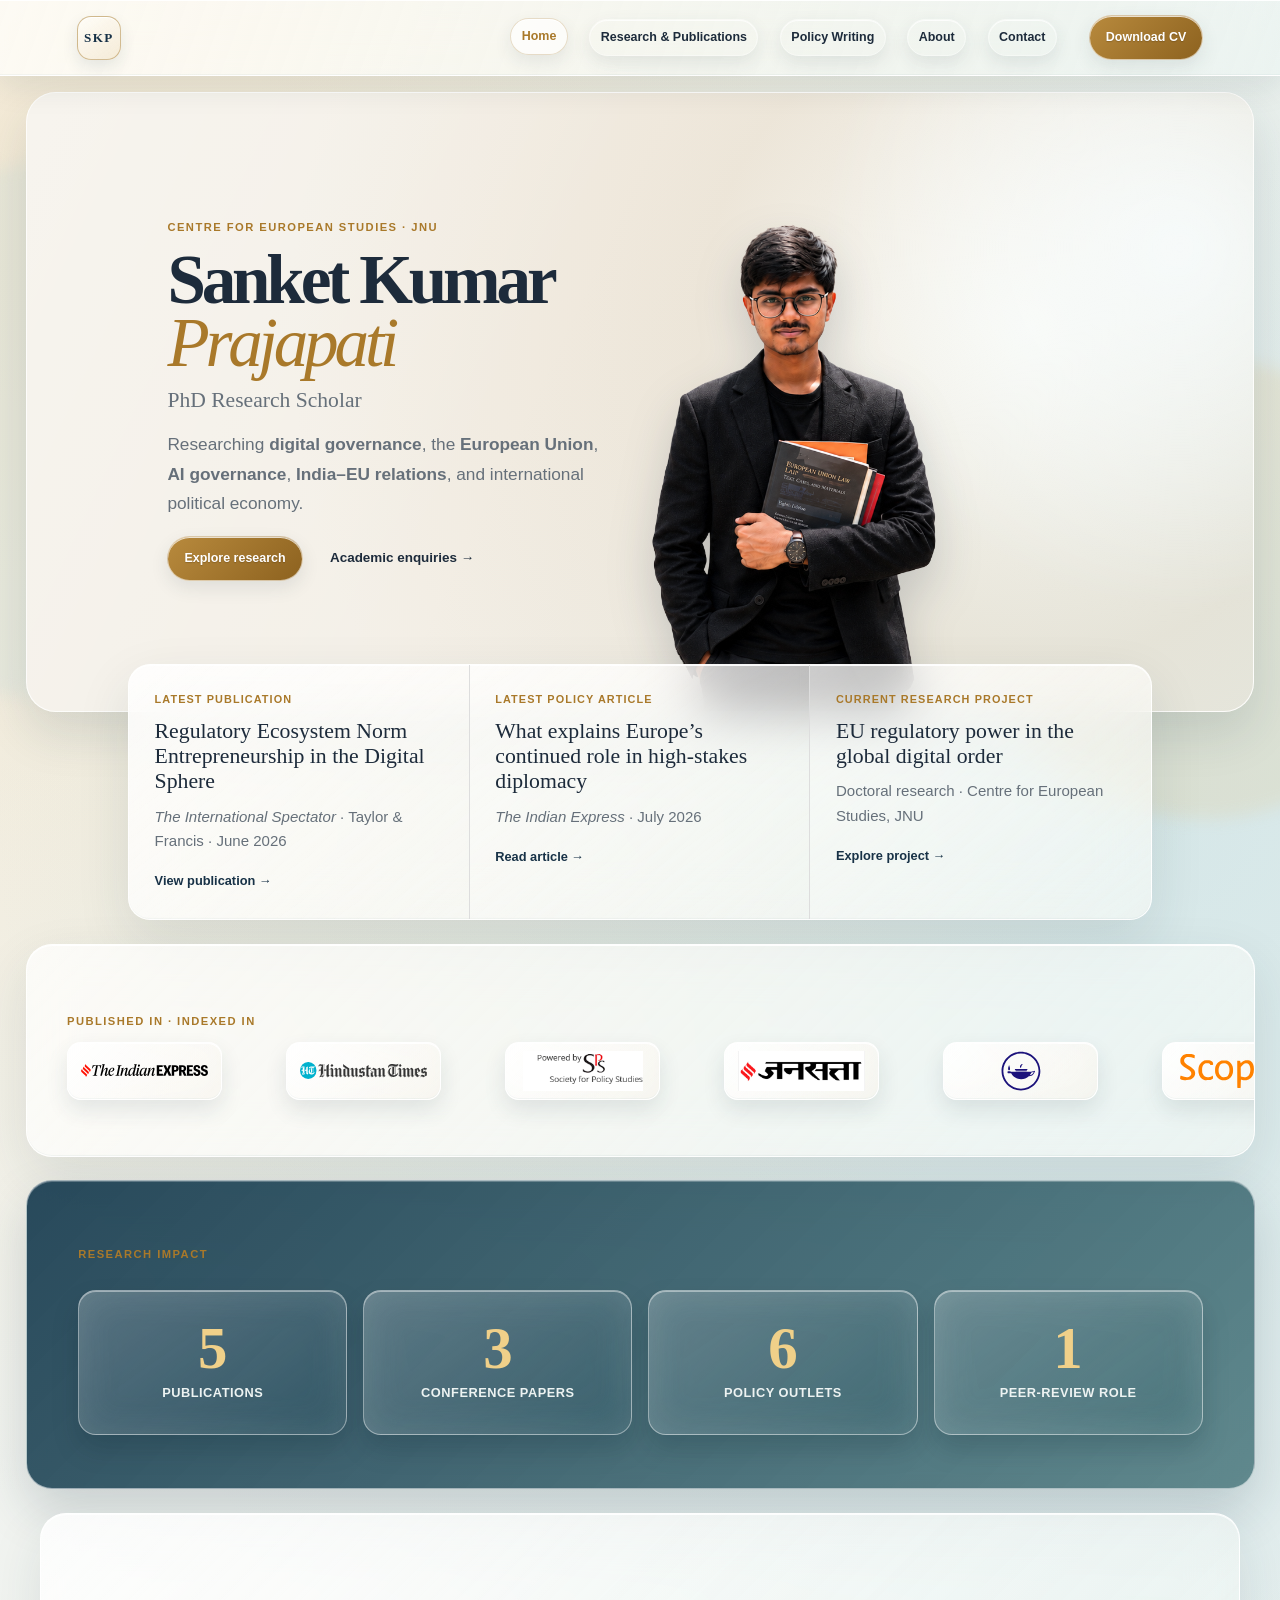
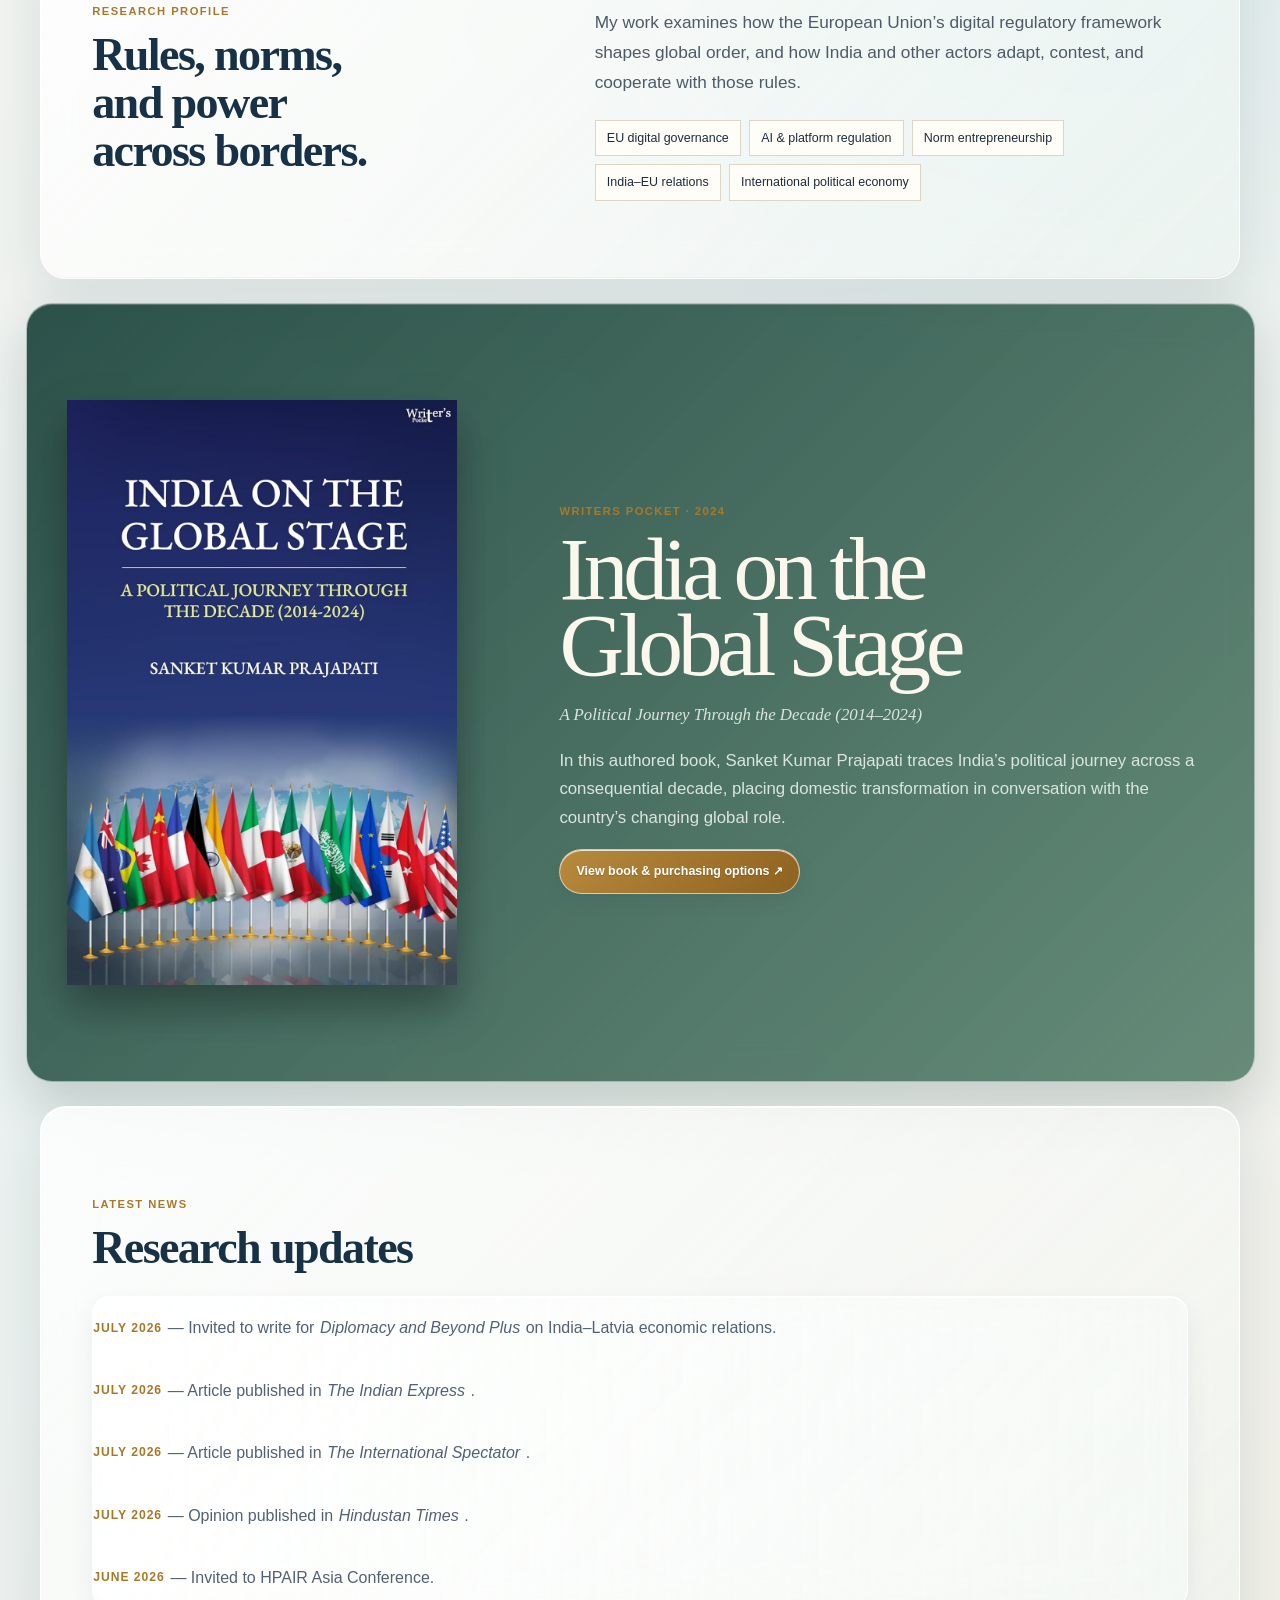
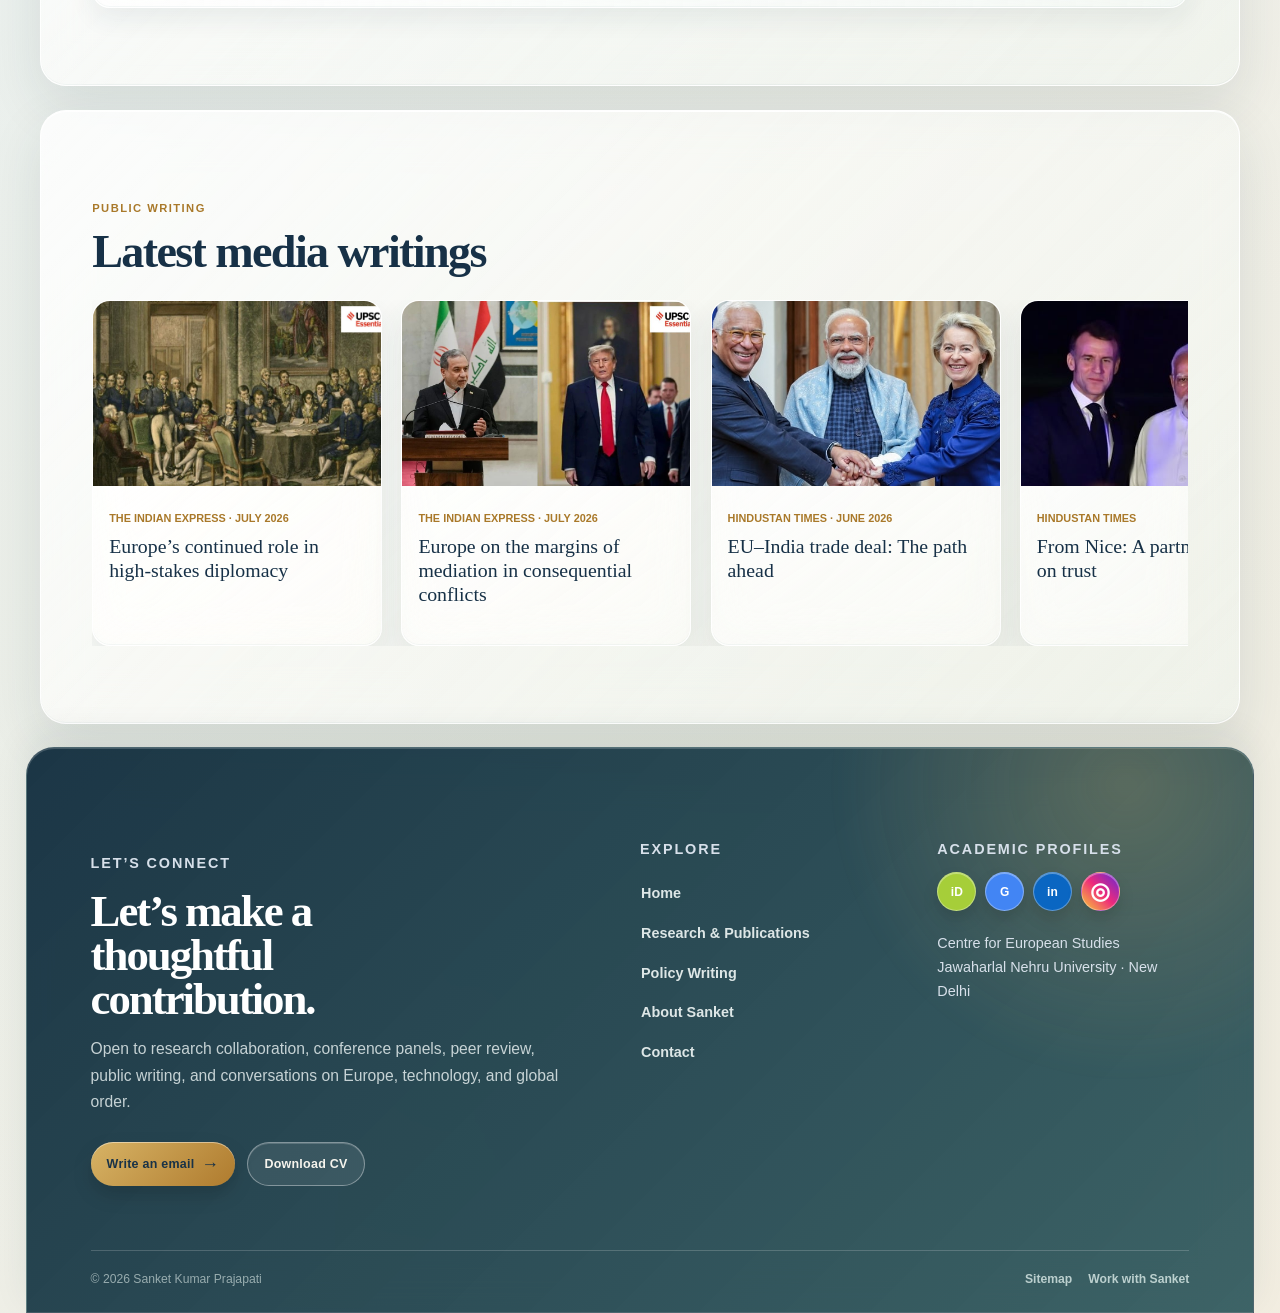
<file: index.html>
<!doctype html>
<html lang="en">
<head>
  <meta charset="utf-8">
  <meta name="viewport" content="width=device-width,initial-scale=1">
  <title>Sanket Kumar Prajapati | EU Digital Governance & India–EU Research</title>
  <meta name="description" content="Sanket Kumar Prajapati is a PhD Research Scholar at JNU researching EU digital governance, AI governance, India–EU relations, and international political economy.">
  <meta name="keywords" content="Sanket Kumar Prajapati, Sanket Kumar, EU Digital Governance India, India EU Research, European Studies JNU, AI Governance">
  <meta name="citation_author" content="Prajapati, Sanket Kumar">
  <meta property="og:type" content="website"><meta property="og:title" content="Sanket Kumar Prajapati | EU Digital Governance Research"><meta property="og:description" content="PhD Research Scholar at JNU working on EU digital governance, AI governance and India–EU relations."><meta property="og:image" content="assets/sanket-portrait.png"><meta name="twitter:card" content="summary_large_image">
  <link rel="stylesheet" href="styles.css"><link rel="stylesheet" href="enhancements.css">
  <style>.uni-hero{position:relative;justify-content:flex-start;overflow:hidden}.uni-hero-copy{position:relative;z-index:1;margin-left:0}.hero-portrait-source{position:absolute;right:3%;bottom:0;width:min(54vw,760px);height:100%;object-fit:contain;object-position:center bottom;z-index:0}@media(max-width:760px){.hero-portrait-source{right:-19%;width:125vw;opacity:.4}.uni-hero-copy{width:100%}}</style>
  <script type="application/ld+json">{"@context":"https://schema.org","@type":"Person","name":"Sanket Kumar Prajapati","jobTitle":"PhD Research Scholar","affiliation":{"@type":"Organization","name":"Centre for European Studies, Jawaharlal Nehru University"},"sameAs":["https://orcid.org/0009-0006-2524-7685","https://scholar.google.com/citations?user=kN_yoHwAAAAJ&hl=en","https://in.linkedin.com/in/sanketkumarprajapati"],"knowsAbout":["EU digital governance","AI governance","India–EU relations","International political economy"]}</script>
</head>
<body>
<header class="uni-nav"><a href="index.html" class="uni-brand brand-mark" aria-label="Sanket Kumar Prajapati home">SKP</a><button class="menu-toggle" type="button" aria-expanded="false" aria-controls="primary-nav">Menu <span aria-hidden="true">☰</span></button><nav class="main-nav" id="primary-nav"><a href="index.html" aria-current="page">Home</a><a href="research.html">Research &amp; Publications</a><a href="media.html">Policy Writing</a><a href="about.html">About</a><a href="contact.html">Contact</a></nav><a class="gold-button nav-cv" href="Sanket_Kumar_Prajapati_CV-3.docx">Download CV</a></header>
  <main>
    <section class="uni-hero"><div class="uni-hero-copy"><p class="eyebrow">Centre for European Studies · JNU</p><h1>Sanket Kumar<br><em>Prajapati</em></h1><p class="role">PhD Research Scholar</p><p>Researching <b>digital governance</b>, the <b>European Union</b>, <b>AI governance</b>, <b>India–EU relations</b>, and international political economy.</p><div class="actions"><a class="gold-button" href="research.html">Explore research</a><a class="plain-link" href="contact.html">Academic enquiries →</a></div></div><img class="hero-portrait-source" src="assets/sanket-portrait.png" alt="Sanket Kumar Prajapati holding books"></section>
    <section class="priority-work"><article><p>Latest publication</p><h2>Regulatory Ecosystem Norm Entrepreneurship in the Digital Sphere</h2><span><em>The International Spectator</em> · Taylor &amp; Francis · June 2026</span><a href="research.html#journal-articles">View publication →</a></article><article><p>Latest policy article</p><h2>What explains Europe’s continued role in high-stakes diplomacy</h2><span><em>The Indian Express</em> · July 2026</span><a href="https://indianexpress.com/article/upsc-current-affairs/upsc-essentials/what-explains-europes-continued-role-in-high-stakes-diplomacy-10789690/">Read article →</a></article><article><p>Current research project</p><h2>EU regulatory power in the global digital order</h2><span>Doctoral research · Centre for European Studies, JNU</span><a href="research.html#current-research">Explore project →</a></article></section>
    <section class="logo-strip" aria-label="Published in and indexed in"><p class="eyebrow">Published in · Indexed in</p><div class="logo-track"><div class="logo-set"><img src="assets/logo-indian-express.svg" alt="The Indian Express"><img src="assets/logo-hindustan-times.svg" alt="Hindustan Times"><img src="assets/logo-south-asia-monitor.png" alt="South Asia Monitor"><img src="assets/logo-jansatta.jpg" alt="Jansatta"><img src="assets/logo-taylor-francis.svg" alt="Taylor & Francis"><img src="assets/logo-scopus.svg" alt="Scopus"></div><div class="logo-set" aria-hidden="true"><img src="assets/logo-indian-express.svg" alt=""><img src="assets/logo-hindustan-times.svg" alt=""><img src="assets/logo-south-asia-monitor.png" alt=""><img src="assets/logo-jansatta.jpg" alt=""><img src="assets/logo-taylor-francis.svg" alt=""><img src="assets/logo-scopus.svg" alt=""></div></div></section>
    <section class="impact-band"><p class="eyebrow">Research impact</p><div class="impact-cards"><article><strong>5</strong><span>Publications</span></article><article><strong>3</strong><span>Conference papers</span></article><article><strong>6</strong><span>Policy outlets</span></article><article><strong>1</strong><span>Peer-review role</span></article></div></section>
    <section class="uni-section research-profile"><div class="profile-heading"><p class="eyebrow">Research profile</p><h2>Rules, norms, and power across borders.</h2></div><div><p class="lead">My work examines how the European Union’s digital regulatory framework shapes global order, and how India and other actors adapt, contest, and cooperate with those rules.</p><div class="tags"><span>EU digital governance</span><span>AI &amp; platform regulation</span><span>Norm entrepreneurship</span><span>India–EU relations</span><span>International political economy</span></div></div></section>
    <section class="book-feature"><img src="assets/india-global-stage-book.jpg" alt="Cover of India on the Global Stage"><div><p class="eyebrow">Writers Pocket · 2024</p><h2>India on the<br>Global Stage</h2><p class="book-subtitle">A Political Journey Through the Decade (2014–2024)</p><p>In this authored book, Sanket Kumar Prajapati traces India’s political journey across a consequential decade, placing domestic transformation in conversation with the country’s changing global role.</p><a class="gold-button" href="https://www.amazon.in/India-Global-Stage-Political-2014-2024/dp/9360836710">View book &amp; purchasing options ↗</a></div></section>
    <section class="uni-section"><p class="eyebrow">Latest news</p><h2>Research updates</h2><div class="news-scroll"><div><p><b>July 2026</b> — Invited to write for <em>Diplomacy and Beyond Plus</em> on India–Latvia economic relations.</p><p><b>July 2026</b> — Article published in <em>The Indian Express</em>.</p><p><b>July 2026</b> — Article published in <em>The International Spectator</em>.</p><p><b>July 2026</b> — Opinion published in <em>Hindustan Times</em>.</p><p><b>June 2026</b> — Invited to HPAIR Asia Conference.</p><p><b>November 2025</b> — Conference paper presented on cyber security and India–Europe cooperation.</p></div><div aria-hidden="true"><p><b>July 2026</b> — Invited to write for <em>Diplomacy and Beyond Plus</em> on India–Latvia economic relations.</p><p><b>July 2026</b> — Article published in <em>The Indian Express</em>.</p><p><b>July 2026</b> — Article published in <em>The International Spectator</em>.</p><p><b>July 2026</b> — Opinion published in <em>Hindustan Times</em>.</p><p><b>June 2026</b> — Invited to HPAIR Asia Conference.</p><p><b>November 2025</b> — Conference paper presented on cyber security and India–Europe cooperation.</p></div></div></section>
    <section class="uni-section media-latest"><p class="eyebrow">Public writing</p><h2>Latest media writings</h2><div class="writing-scroll"><div class="writing-track"><div class="writing-grid"><a href="https://indianexpress.com/article/upsc-current-affairs/upsc-essentials/what-explains-europes-continued-role-in-high-stakes-diplomacy-10789690/"><img src="assets/indian-express-europe-diplomacy.jpg" alt="Congress of Vienna delegates"><small>The Indian Express · July 2026</small><h3>Europe’s continued role in high-stakes diplomacy</h3></a><a href="https://indianexpress.com/article/upsc-current-affairs/upsc-essentials/why-is-europe-on-the-margins-of-mediation-in-most-consequential-conflicts-10798776/"><img src="assets/indian-express-europe-mediation.jpg" alt="Europe and international mediation"><small>The Indian Express · July 2026</small><h3>Europe on the margins of mediation in consequential conflicts</h3></a><a href="https://www.hindustantimes.com/ht-insight/international-affairs/euindia-trade-deal-the-path-ahead-101781585048074.html"><img src="assets/hindustan-times-eu-india-trade.jpg" alt="Indian and European Union leaders"><small>Hindustan Times · June 2026</small><h3>EU–India trade deal: The path ahead</h3></a><a href="https://www.hindustantimes.com/ht-insight/international-affairs/from-nice-a-partnership-built-on-trust-101782469922329.html"><img src="assets/hindustan-times-nice.jpg" alt="India and France leaders"><small>Hindustan Times</small><h3>From Nice: A partnership built on trust</h3></a><a href="https://www.southasiamonitor.org/geopolitics-and-strategic-affairs/between-melody-moment-and-hard-work-ahead-modis-europe-tour"><img src="assets/south-asia-monitor-europe.jpeg" alt="European summit"><small>South Asia Monitor</small><h3>Between melody, moment and hard work ahead</h3></a><a href="https://www.jansatta.com/opinion/a-new-beginning-for-partnership-india-europe-technology-council-and-the-opportunity-for-digital-sovereignty/4570527/"><img src="assets/jansatta-digital-sovereignty.jpg" alt="India Europe Technology Council"><small>Jansatta · Opinion</small><h3>India–Europe Technology Council and digital sovereignty</h3></a></div><div class="writing-grid" aria-hidden="true"><a href="https://indianexpress.com/article/upsc-current-affairs/upsc-essentials/what-explains-europes-continued-role-in-high-stakes-diplomacy-10789690/"><img src="assets/indian-express-europe-diplomacy.jpg" alt=""><small>The Indian Express · July 2026</small><h3>Europe’s continued role in high-stakes diplomacy</h3></a><a href="https://indianexpress.com/article/upsc-current-affairs/upsc-essentials/why-is-europe-on-the-margins-of-mediation-in-most-consequential-conflicts-10798776/"><img src="assets/indian-express-europe-mediation.jpg" alt=""><small>The Indian Express · July 2026</small><h3>Europe on the margins of mediation in consequential conflicts</h3></a><a href="https://www.hindustantimes.com/ht-insight/international-affairs/euindia-trade-deal-the-path-ahead-101781585048074.html"><img src="assets/hindustan-times-eu-india-trade.jpg" alt=""><small>Hindustan Times · June 2026</small><h3>EU–India trade deal: The path ahead</h3></a><a href="https://www.hindustantimes.com/ht-insight/international-affairs/from-nice-a-partnership-built-on-trust-101782469922329.html"><img src="assets/hindustan-times-nice.jpg" alt=""><small>Hindustan Times</small><h3>From Nice: A partnership built on trust</h3></a><a href="https://www.southasiamonitor.org/geopolitics-and-strategic-affairs/between-melody-moment-and-hard-work-ahead-modis-europe-tour"><img src="assets/south-asia-monitor-europe.jpeg" alt=""><small>South Asia Monitor</small><h3>Between melody, moment and hard work ahead</h3></a><a href="https://www.jansatta.com/opinion/a-new-beginning-for-partnership-india-europe-technology-council-and-the-opportunity-for-digital-sovereignty/4570527/"><img src="assets/jansatta-digital-sovereignty.jpg" alt=""><small>Jansatta · Opinion</small><h3>India–Europe Technology Council and digital sovereignty</h3></a></div></div></div></section>
  </main>
  <footer class="academic-footer"><div class="footer-glow" aria-hidden="true"></div><div class="footer-layout"><div class="footer-intro"><p class="eyebrow">Let’s connect</p><h2>Let’s make a thoughtful contribution.</h2><p>Open to research collaboration, conference panels, peer review, public writing, and conversations on Europe, technology, and global order.</p><div class="footer-actions"><a class="footer-email" href="mailto:sanket70_isc@jnu.ac.in">Write an email <span aria-hidden="true">→</span></a><a class="footer-cv" href="Sanket_Kumar_Prajapati_CV-3.docx">Download CV</a></div></div><nav class="footer-links" aria-label="Footer navigation"><p class="footer-label">Explore</p><a href="index.html">Home</a><a href="research.html">Research &amp; Publications</a><a href="media.html">Policy Writing</a><a href="about.html">About Sanket</a><a href="contact.html">Contact</a></nav><div class="footer-profiles"><p class="footer-label">Academic profiles</p><div class="social-icons"><a class="orcid" href="https://orcid.org/0009-0006-2524-7685" aria-label="ORCID">iD</a><a class="scholar" href="https://scholar.google.com/citations?user=kN_yoHwAAAAJ&amp;hl=en" aria-label="Google Scholar">G</a><a class="linkedin" href="https://in.linkedin.com/in/sanketkumarprajapati" aria-label="LinkedIn">in</a><a class="instagram" href="https://www.instagram.com/sk26_sanket/" aria-label="Instagram">◎</a></div><p class="footer-location">Centre for European Studies<br>Jawaharlal Nehru University · New Delhi</p></div></div><div class="footer-meta"><small>© 2026 Sanket Kumar Prajapati</small><div><a href="research.html#journal-articles">Sitemap</a><a href="contact.html">Work with Sanket</a></div></div></footer>
<script src="site.js"></script></body>
</html>
</file>
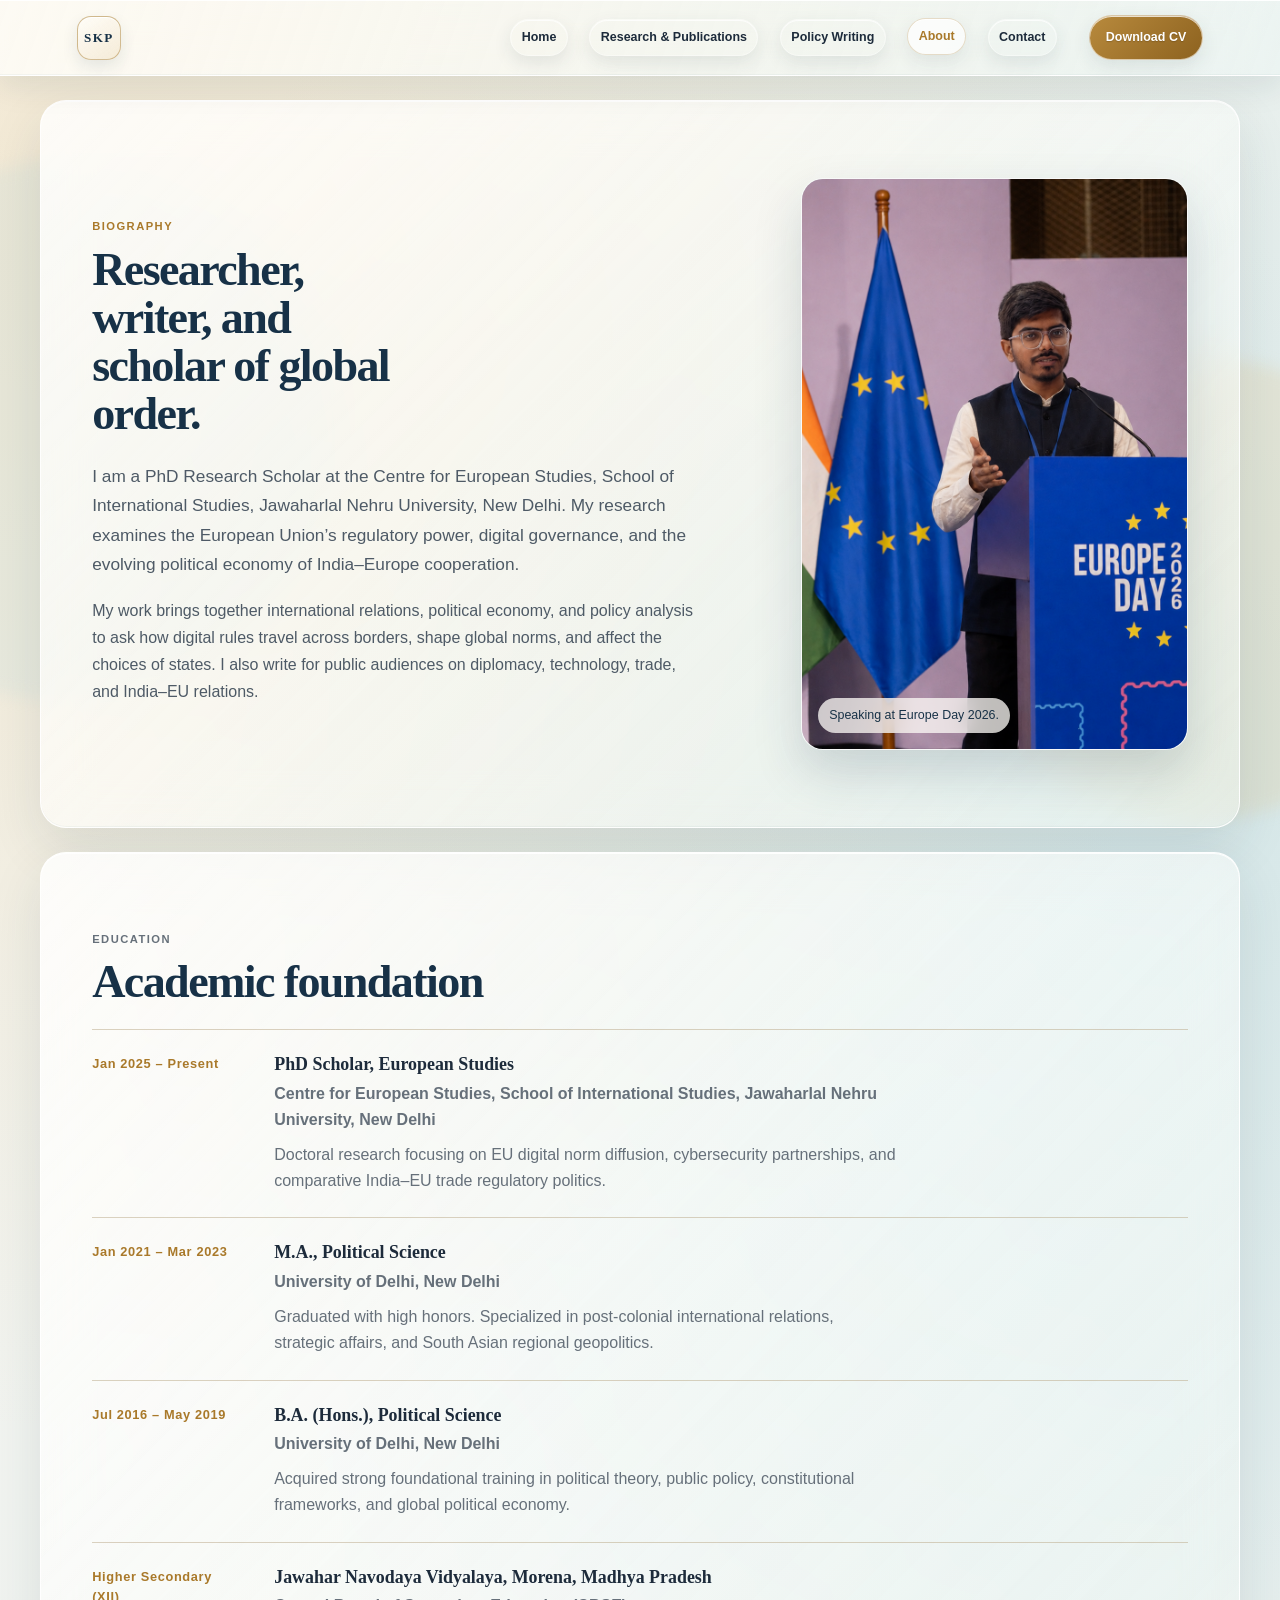
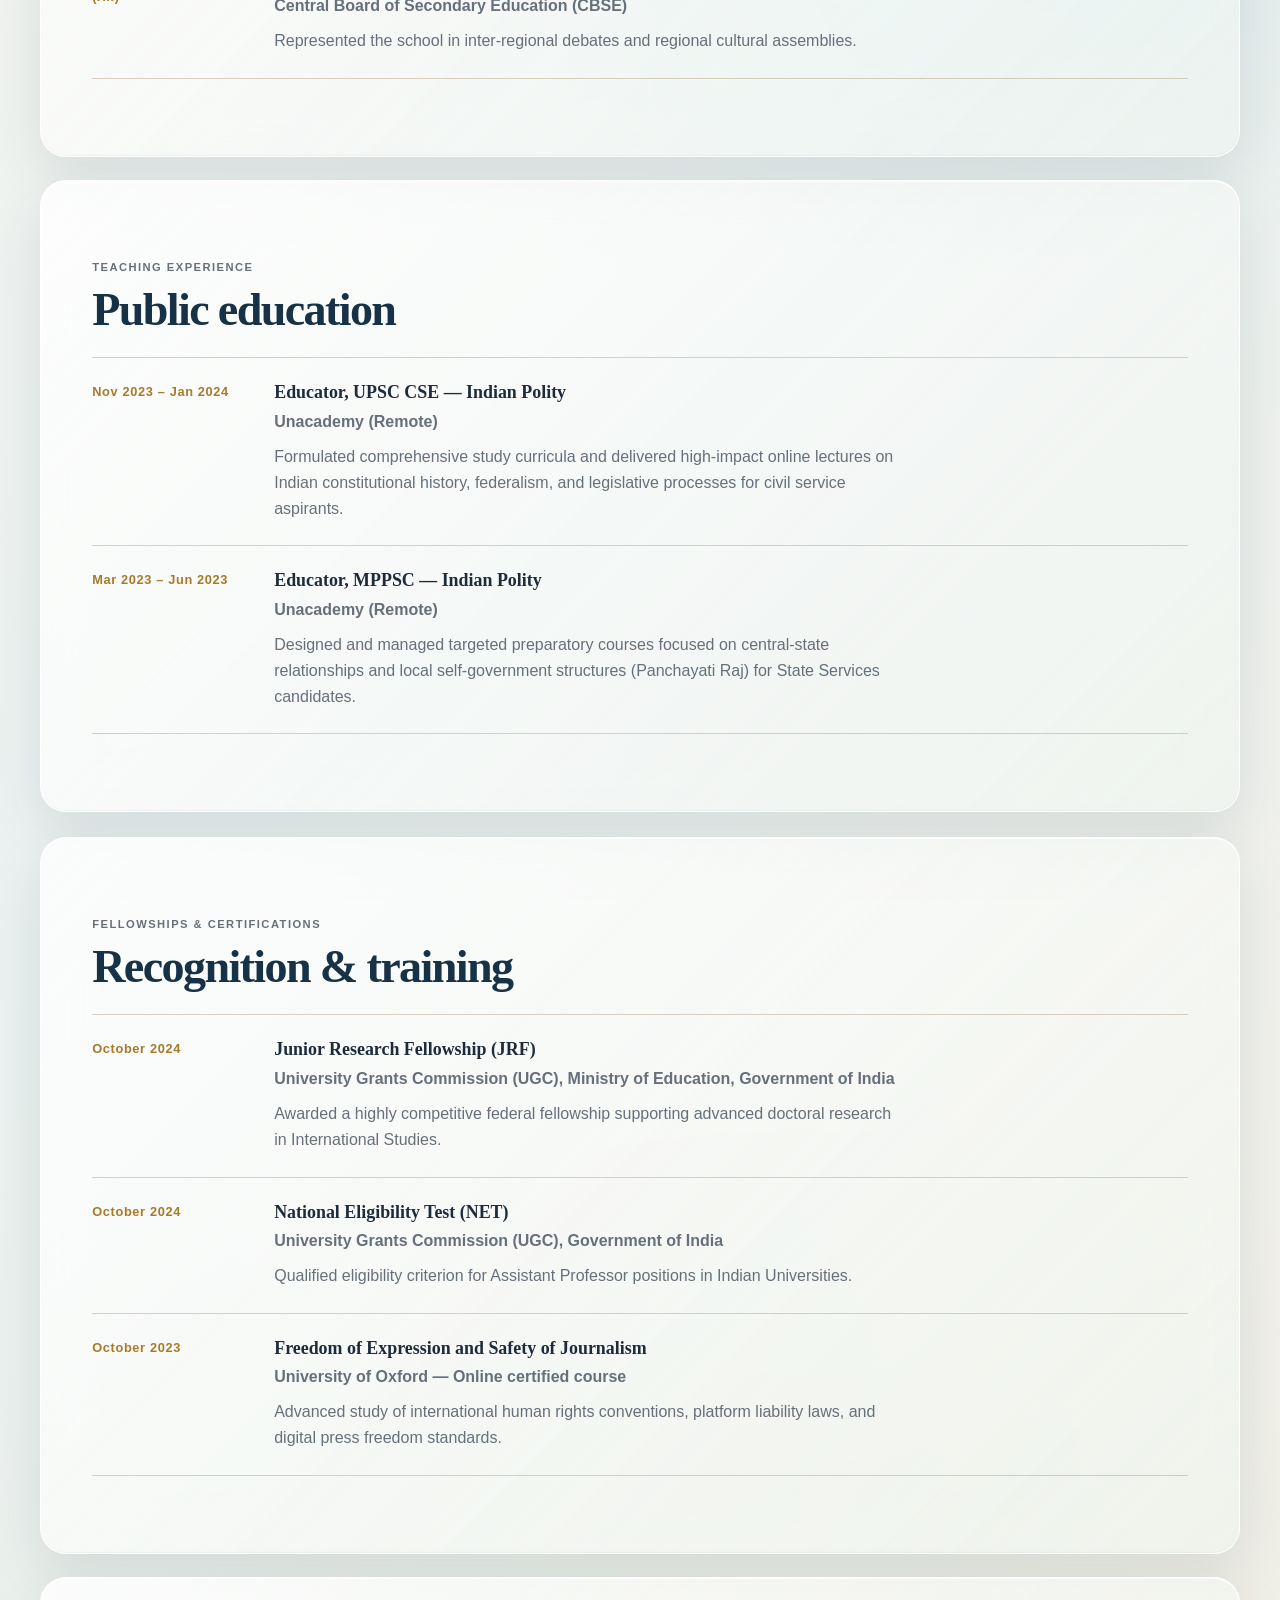
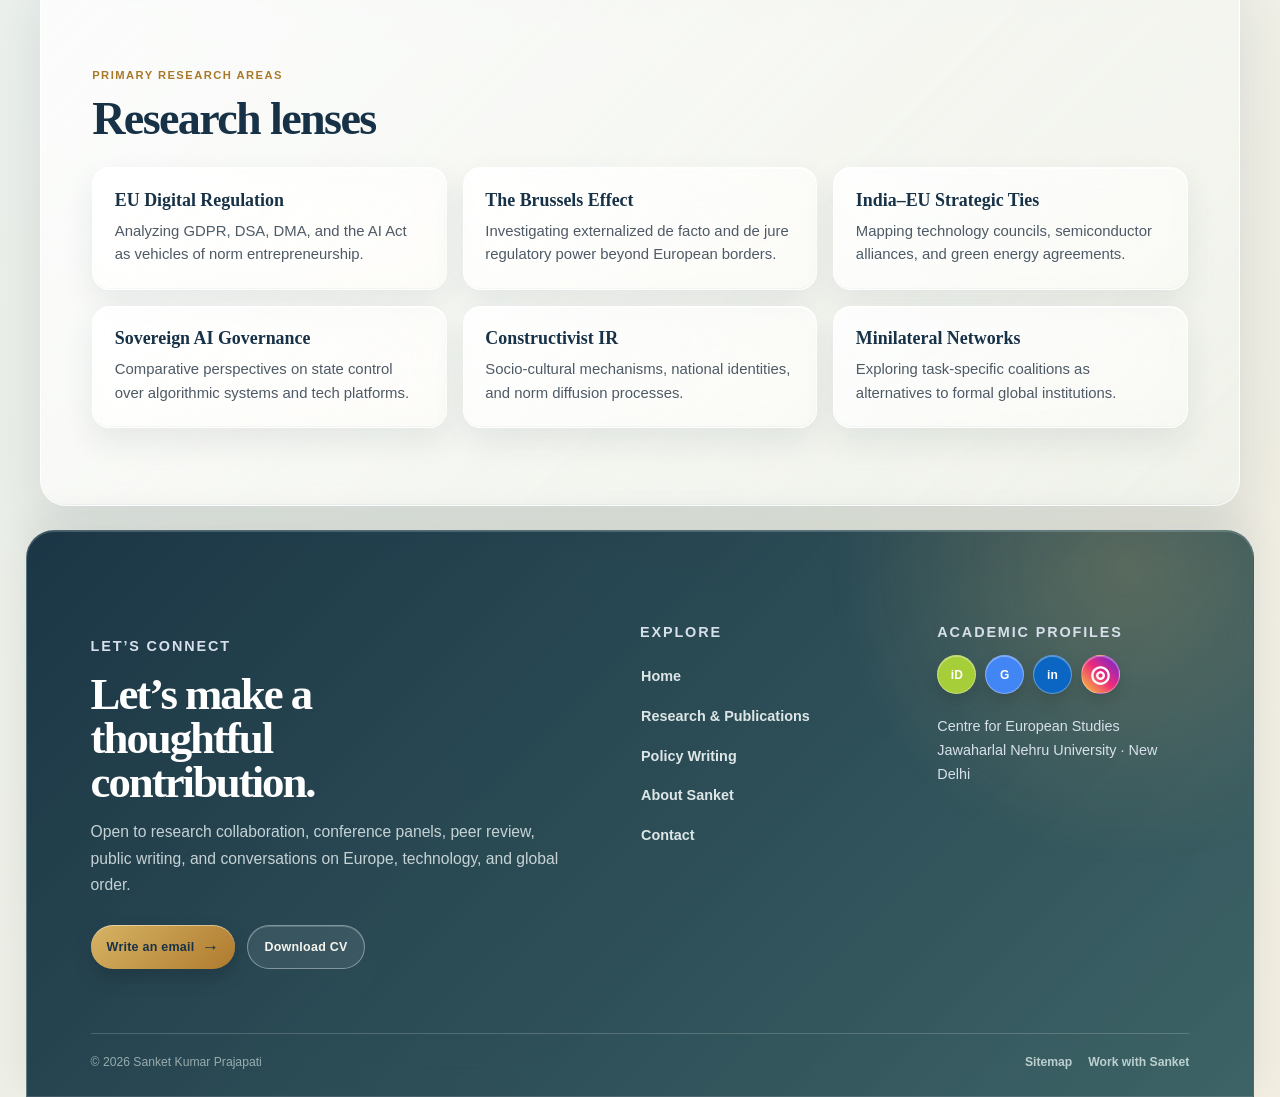
<file: about.html>
<!doctype html>
<html lang="en"><head><meta charset="utf-8"><meta name="viewport" content="width=device-width,initial-scale=1"><title>About | Sanket Kumar Prajapati</title><meta name="description" content="Biography, education, teaching and fellowships of Sanket Kumar Prajapati, PhD Scholar at JNU."><link rel="stylesheet" href="styles.css"><link rel="stylesheet" href="enhancements.css"></head>
<body><header class="uni-nav"><a href="index.html" class="uni-brand brand-mark" aria-label="Sanket Kumar Prajapati home">SKP</a><button class="menu-toggle" type="button" aria-expanded="false" aria-controls="primary-nav">Menu <span aria-hidden="true">☰</span></button><nav class="main-nav" id="primary-nav"><a href="index.html">Home</a><a href="research.html">Research &amp; Publications</a><a href="media.html">Policy Writing</a><a href="about.html" aria-current="page">About</a><a href="contact.html">Contact</a></nav><a class="gold-button nav-cv" href="Sanket_Kumar_Prajapati_CV-3.docx">Download CV</a></header>
<main><section class="uni-section about-intro"><div><p class="eyebrow">Biography</p><h2>Researcher, writer, and scholar of global order.</h2><p class="lead">I am a PhD Research Scholar at the Centre for European Studies, School of International Studies, Jawaharlal Nehru University, New Delhi. My research examines the European Union’s regulatory power, digital governance, and the evolving political economy of India–Europe cooperation.</p><p>My work brings together international relations, political economy, and policy analysis to ask how digital rules travel across borders, shape global norms, and affect the choices of states. I also write for public audiences on diplomacy, technology, trade, and India–EU relations.</p></div><figure class="about-speaking-photo"><img src="assets/sanket-europe-day-2026.png" alt="Sanket Kumar Prajapati speaking at Europe Day 2026"><figcaption>Speaking at Europe Day 2026.</figcaption></figure></section>
<section class="uni-section cv-timeline"><p class="eyebrow">Education</p><h2>Academic foundation</h2><article><span>Jan 2025 – Present</span><div><h3>PhD Scholar, European Studies</h3><p><strong>Centre for European Studies, School of International Studies, Jawaharlal Nehru University, New Delhi</strong></p><p>Doctoral research focusing on EU digital norm diffusion, cybersecurity partnerships, and comparative India–EU trade regulatory politics.</p></div></article><article><span>Jan 2021 – Mar 2023</span><div><h3>M.A., Political Science</h3><p><strong>University of Delhi, New Delhi</strong></p><p>Graduated with high honors. Specialized in post-colonial international relations, strategic affairs, and South Asian regional geopolitics.</p></div></article><article><span>Jul 2016 – May 2019</span><div><h3>B.A. (Hons.), Political Science</h3><p><strong>University of Delhi, New Delhi</strong></p><p>Acquired strong foundational training in political theory, public policy, constitutional frameworks, and global political economy.</p></div></article><article><span>Higher Secondary (XII)</span><div><h3>Jawahar Navodaya Vidyalaya, Morena, Madhya Pradesh</h3><p><strong>Central Board of Secondary Education (CBSE)</strong></p><p>Represented the school in inter-regional debates and regional cultural assemblies.</p></div></article></section>
<section class="uni-section cv-timeline"><p class="eyebrow">Teaching experience</p><h2>Public education</h2><article><span>Nov 2023 – Jan 2024</span><div><h3>Educator, UPSC CSE — Indian Polity</h3><p><strong>Unacademy (Remote)</strong></p><p>Formulated comprehensive study curricula and delivered high-impact online lectures on Indian constitutional history, federalism, and legislative processes for civil service aspirants.</p></div></article><article><span>Mar 2023 – Jun 2023</span><div><h3>Educator, MPPSC — Indian Polity</h3><p><strong>Unacademy (Remote)</strong></p><p>Designed and managed targeted preparatory courses focused on central-state relationships and local self-government structures (Panchayati Raj) for State Services candidates.</p></div></article></section>
<section class="uni-section cv-timeline"><p class="eyebrow">Fellowships &amp; certifications</p><h2>Recognition &amp; training</h2><article><span>October 2024</span><div><h3>Junior Research Fellowship (JRF)</h3><p><strong>University Grants Commission (UGC), Ministry of Education, Government of India</strong></p><p>Awarded a highly competitive federal fellowship supporting advanced doctoral research in International Studies.</p></div></article><article><span>October 2024</span><div><h3>National Eligibility Test (NET)</h3><p><strong>University Grants Commission (UGC), Government of India</strong></p><p>Qualified eligibility criterion for Assistant Professor positions in Indian Universities.</p></div></article><article><span>October 2023</span><div><h3>Freedom of Expression and Safety of Journalism</h3><p><strong>University of Oxford — Online certified course</strong></p><p>Advanced study of international human rights conventions, platform liability laws, and digital press freedom standards.</p></div></article></section>
<section class="uni-section"><p class="eyebrow">Primary research areas</p><h2>Research lenses</h2><div class="research-area-grid"><article><h3>EU Digital Regulation</h3><p>Analyzing GDPR, DSA, DMA, and the AI Act as vehicles of norm entrepreneurship.</p></article><article><h3>The Brussels Effect</h3><p>Investigating externalized de facto and de jure regulatory power beyond European borders.</p></article><article><h3>India–EU Strategic Ties</h3><p>Mapping technology councils, semiconductor alliances, and green energy agreements.</p></article><article><h3>Sovereign AI Governance</h3><p>Comparative perspectives on state control over algorithmic systems and tech platforms.</p></article><article><h3>Constructivist IR</h3><p>Socio-cultural mechanisms, national identities, and norm diffusion processes.</p></article><article><h3>Minilateral Networks</h3><p>Exploring task-specific coalitions as alternatives to formal global institutions.</p></article></div></section></main>
<footer class="academic-footer"><div class="footer-glow" aria-hidden="true"></div><div class="footer-layout"><div class="footer-intro"><p class="eyebrow">Let’s connect</p><h2>Let’s make a thoughtful contribution.</h2><p>Open to research collaboration, conference panels, peer review, public writing, and conversations on Europe, technology, and global order.</p><div class="footer-actions"><a class="footer-email" href="mailto:sanket70_isc@jnu.ac.in">Write an email <span aria-hidden="true">→</span></a><a class="footer-cv" href="Sanket_Kumar_Prajapati_CV-3.docx">Download CV</a></div></div><nav class="footer-links" aria-label="Footer navigation"><p class="footer-label">Explore</p><a href="index.html">Home</a><a href="research.html">Research &amp; Publications</a><a href="media.html">Policy Writing</a><a href="about.html">About Sanket</a><a href="contact.html">Contact</a></nav><div class="footer-profiles"><p class="footer-label">Academic profiles</p><div class="social-icons"><a class="orcid" href="https://orcid.org/0009-0006-2524-7685" aria-label="ORCID">iD</a><a class="scholar" href="https://scholar.google.com/citations?user=kN_yoHwAAAAJ&amp;hl=en" aria-label="Google Scholar">G</a><a class="linkedin" href="https://in.linkedin.com/in/sanketkumarprajapati" aria-label="LinkedIn">in</a><a class="instagram" href="https://www.instagram.com/sk26_sanket/" aria-label="Instagram">◎</a></div><p class="footer-location">Centre for European Studies<br>Jawaharlal Nehru University · New Delhi</p></div></div><div class="footer-meta"><small>© 2026 Sanket Kumar Prajapati</small><div><a href="research.html#journal-articles">Sitemap</a><a href="contact.html">Work with Sanket</a></div></div></footer>
<script src="site.js"></script></body></html>
</file>
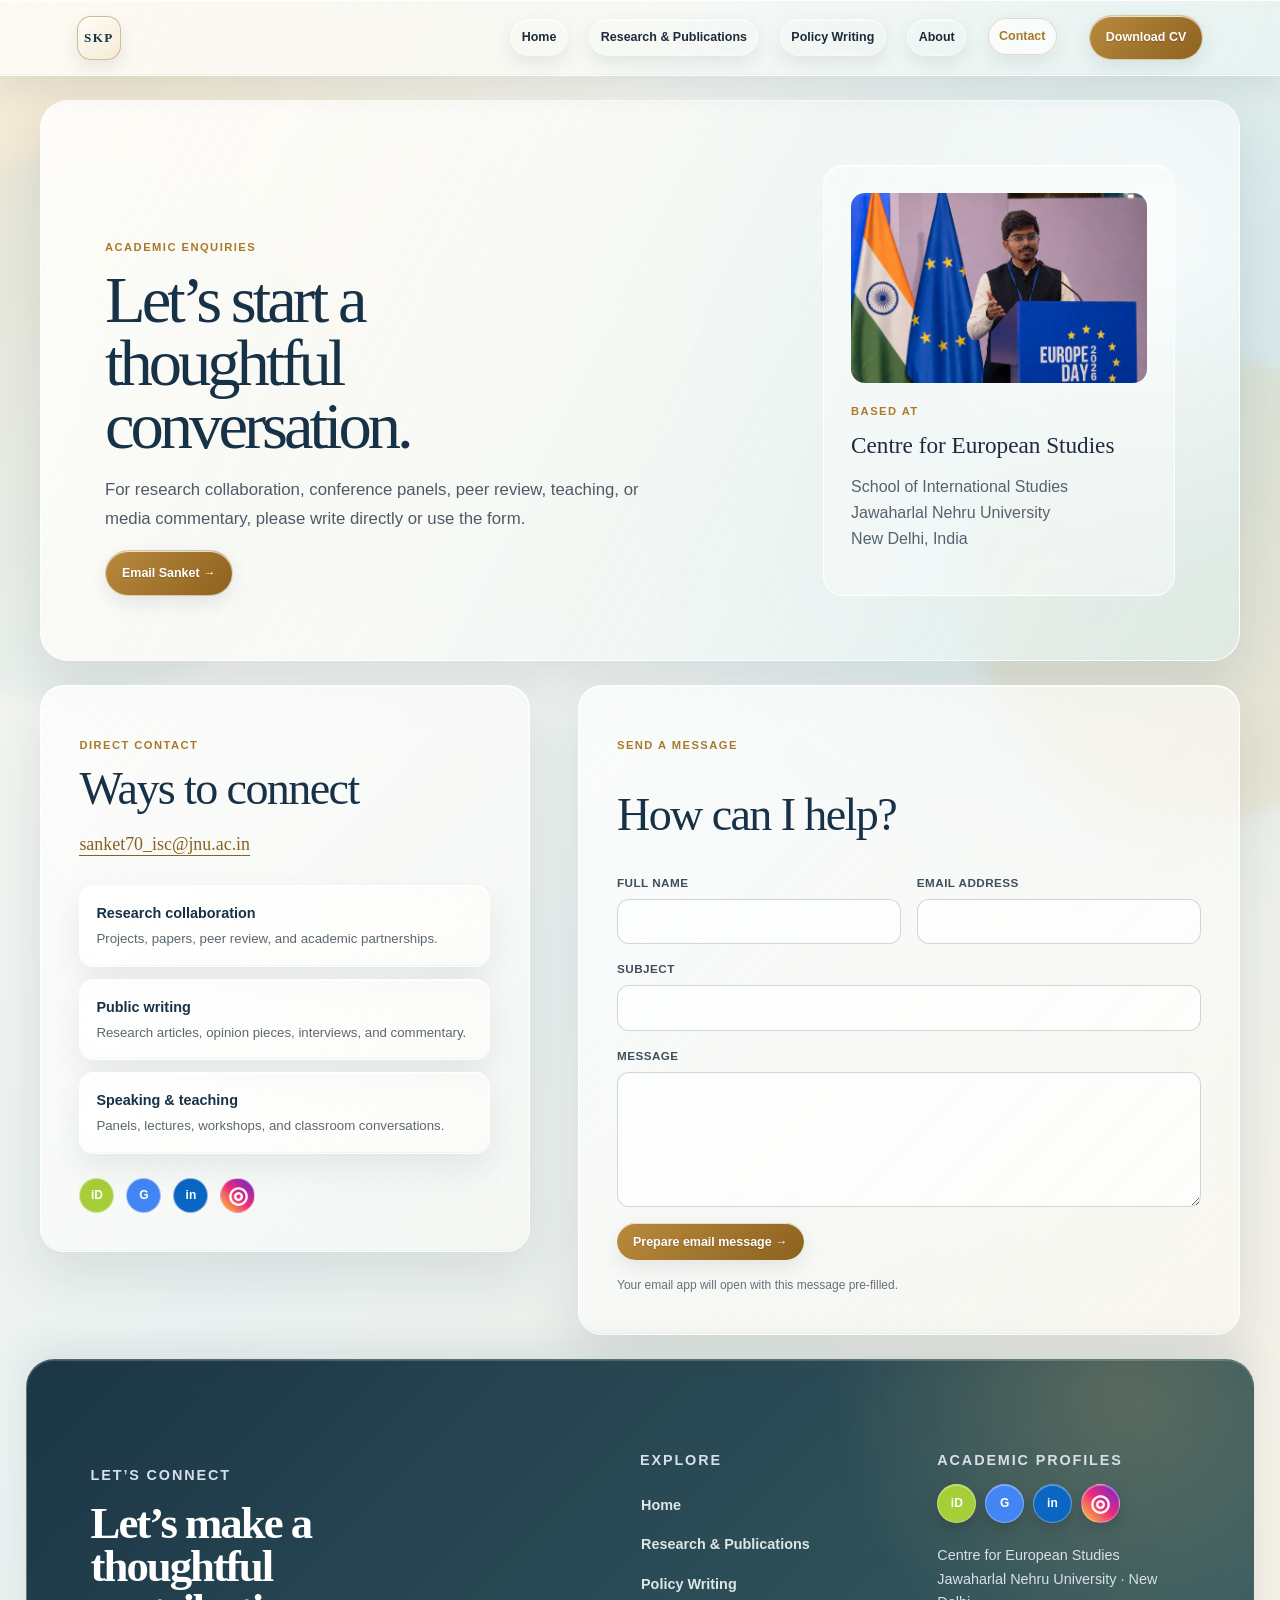
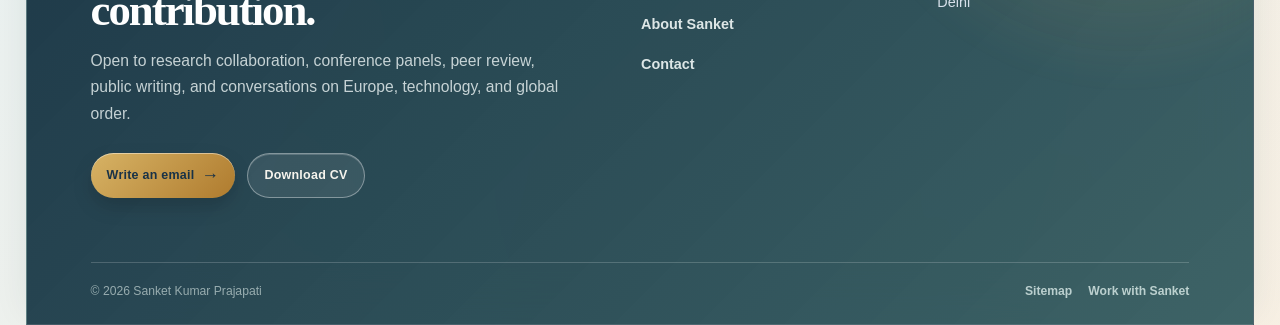
<file: contact.html>
<!doctype html>
<html lang="en"><head><meta charset="utf-8"><meta name="viewport" content="width=device-width,initial-scale=1"><title>Contact | Sanket Kumar Prajapati</title><meta name="description" content="Contact Sanket Kumar Prajapati for research collaboration, media commentary, or academic enquiries."><link rel="stylesheet" href="styles.css"><link rel="stylesheet" href="enhancements.css"></head>
<body><header class="uni-nav"><a href="index.html" class="uni-brand brand-mark" aria-label="Sanket Kumar Prajapati home">SKP</a><button class="menu-toggle" type="button" aria-expanded="false" aria-controls="primary-nav">Menu <span aria-hidden="true">☰</span></button><nav class="main-nav" id="primary-nav"><a href="index.html">Home</a><a href="research.html">Research &amp; Publications</a><a href="media.html">Policy Writing</a><a href="about.html">About</a><a href="contact.html" aria-current="page">Contact</a></nav><a class="gold-button nav-cv" href="Sanket_Kumar_Prajapati_CV-3.docx">Download CV</a></header>
<main><section class="contact-hero"><div><p class="eyebrow">Academic enquiries</p><h1>Let’s start a thoughtful conversation.</h1><p>For research collaboration, conference panels, peer review, teaching, or media commentary, please write directly or use the form.</p><a class="gold-button" href="mailto:sanket70_isc@jnu.ac.in">Email Sanket →</a></div><aside><img class="contact-speaking-photo" src="assets/sanket-europe-day-2026.png" alt="Sanket Kumar Prajapati speaking at Europe Day 2026"><div><p class="eyebrow">Based at</p><h2>Centre for European Studies</h2><p>School of International Studies<br>Jawaharlal Nehru University<br>New Delhi, India</p></div></aside></section>
<section class="contact-layout"><div class="contact-details"><p class="eyebrow">Direct contact</p><h2>Ways to connect</h2><a class="contact-email" href="mailto:sanket70_isc@jnu.ac.in">sanket70_isc@jnu.ac.in</a><div class="contact-reasons"><article><strong>Research collaboration</strong><span>Projects, papers, peer review, and academic partnerships.</span></article><article><strong>Public writing</strong><span>Research articles, opinion pieces, interviews, and commentary.</span></article><article><strong>Speaking &amp; teaching</strong><span>Panels, lectures, workshops, and classroom conversations.</span></article></div><div class="social-icons contact-socials"><a class="orcid" href="https://orcid.org/0009-0006-2524-7685" aria-label="ORCID">iD</a><a class="scholar" href="https://scholar.google.com/citations?user=kN_yoHwAAAAJ&amp;hl=en" aria-label="Google Scholar">G</a><a class="linkedin" href="https://in.linkedin.com/in/sanketkumarprajapati" aria-label="LinkedIn">in</a><a class="instagram" href="https://www.instagram.com/sk26_sanket/" aria-label="Instagram">◎</a></div></div><form class="contact-form" action="mailto:sanket70_isc@jnu.ac.in" method="post" enctype="text/plain"><p class="eyebrow">Send a message</p><h2>How can I help?</h2><div class="form-row"><label>Full name<input type="text" name="Name" autocomplete="name" required></label><label>Email address<input type="email" name="Email" autocomplete="email" required></label></div><label>Subject<input type="text" name="Subject" required></label><label>Message<textarea name="Message" rows="6" required></textarea></label><button class="gold-button" type="submit">Prepare email message →</button><small>Your email app will open with this message pre-filled.</small></form></section></main>
<footer class="academic-footer"><div class="footer-glow" aria-hidden="true"></div><div class="footer-layout"><div class="footer-intro"><p class="eyebrow">Let’s connect</p><h2>Let’s make a thoughtful contribution.</h2><p>Open to research collaboration, conference panels, peer review, public writing, and conversations on Europe, technology, and global order.</p><div class="footer-actions"><a class="footer-email" href="mailto:sanket70_isc@jnu.ac.in">Write an email <span aria-hidden="true">→</span></a><a class="footer-cv" href="Sanket_Kumar_Prajapati_CV-3.docx">Download CV</a></div></div><nav class="footer-links" aria-label="Footer navigation"><p class="footer-label">Explore</p><a href="index.html">Home</a><a href="research.html">Research &amp; Publications</a><a href="media.html">Policy Writing</a><a href="about.html">About Sanket</a><a href="contact.html">Contact</a></nav><div class="footer-profiles"><p class="footer-label">Academic profiles</p><div class="social-icons"><a class="orcid" href="https://orcid.org/0009-0006-2524-7685" aria-label="ORCID">iD</a><a class="scholar" href="https://scholar.google.com/citations?user=kN_yoHwAAAAJ&amp;hl=en" aria-label="Google Scholar">G</a><a class="linkedin" href="https://in.linkedin.com/in/sanketkumarprajapati" aria-label="LinkedIn">in</a><a class="instagram" href="https://www.instagram.com/sk26_sanket/" aria-label="Instagram">◎</a></div><p class="footer-location">Centre for European Studies<br>Jawaharlal Nehru University · New Delhi</p></div></div><div class="footer-meta"><small>© 2026 Sanket Kumar Prajapati</small><div><a href="research.html#journal-articles">Sitemap</a><a href="contact.html">Work with Sanket</a></div></div></footer>
<script src="site.js"></script></body></html>
</file>
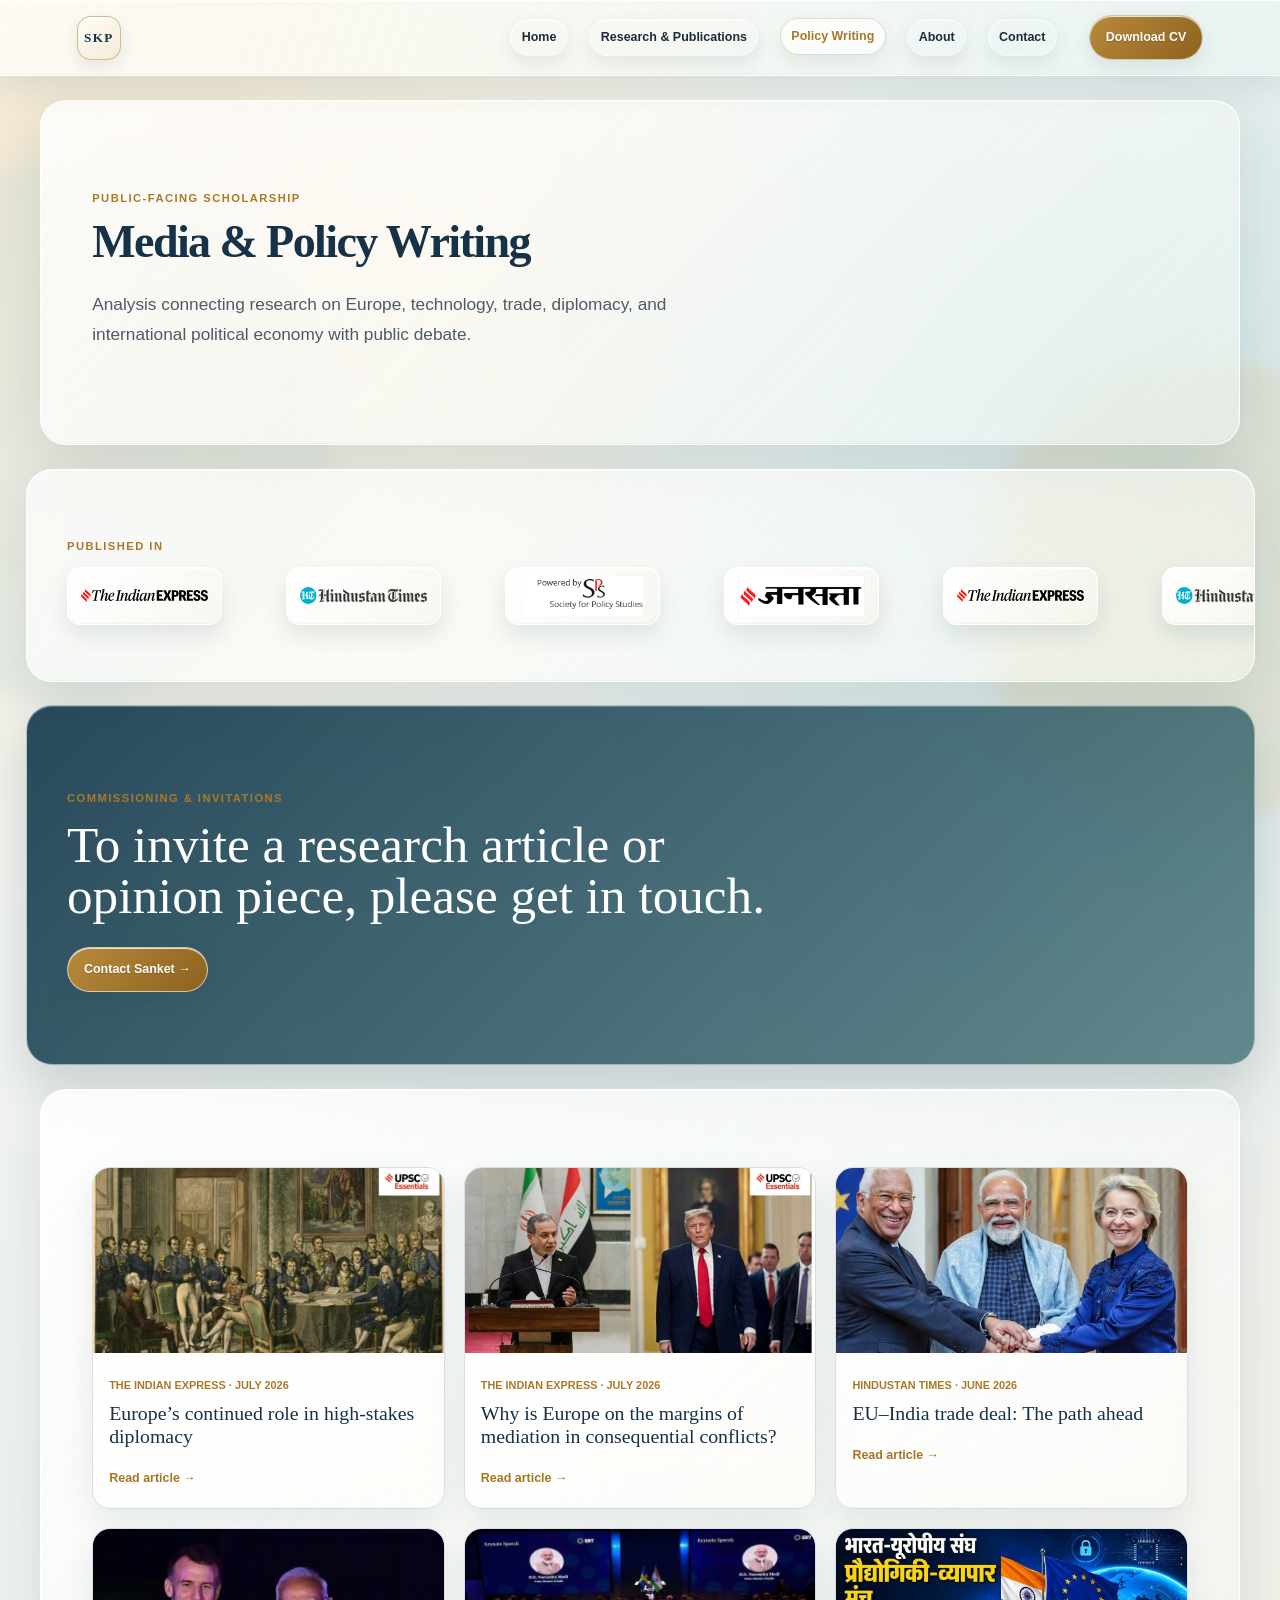
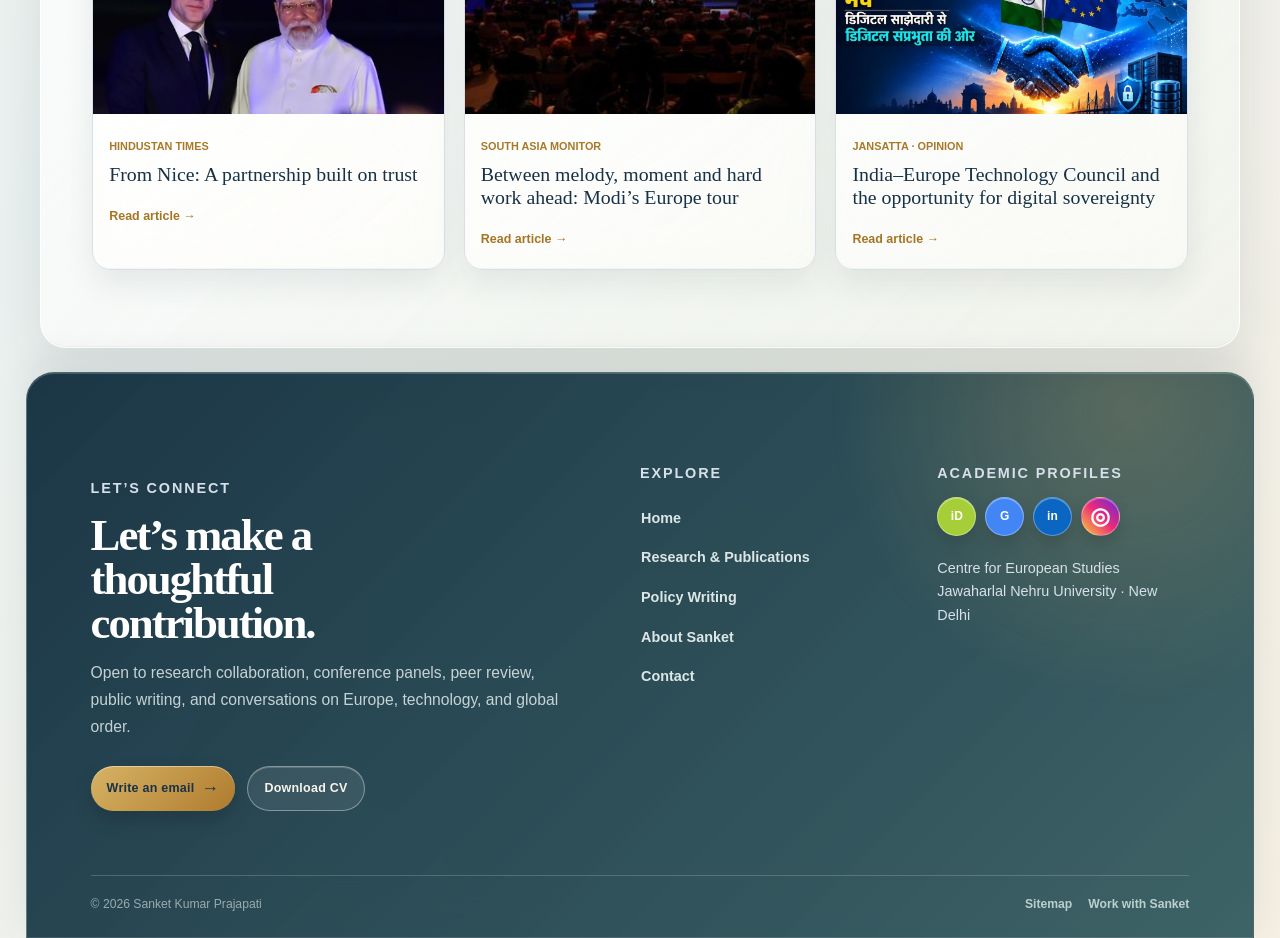
<file: media.html>
<!doctype html>
<html lang="en"><head><meta charset="utf-8"><meta name="viewport" content="width=device-width,initial-scale=1"><title>Media &amp; Policy Writing | Sanket Kumar Prajapati</title><meta name="description" content="Policy writing and media commentary by Sanket Kumar Prajapati."><link rel="stylesheet" href="styles.css"><link rel="stylesheet" href="enhancements.css"></head>
<body><header class="uni-nav"><a href="index.html" class="uni-brand brand-mark" aria-label="Sanket Kumar Prajapati home">SKP</a><button class="menu-toggle" type="button" aria-expanded="false" aria-controls="primary-nav">Menu <span aria-hidden="true">☰</span></button><nav class="main-nav" id="primary-nav"><a href="index.html">Home</a><a href="research.html">Research &amp; Publications</a><a href="media.html" aria-current="page">Policy Writing</a><a href="about.html">About</a><a href="contact.html">Contact</a></nav><a class="gold-button nav-cv" href="Sanket_Kumar_Prajapati_CV-3.docx">Download CV</a></header>
<main><section class="uni-section page-intro"><p class="eyebrow">Public-facing scholarship</p><h2>Media &amp; Policy Writing</h2><p class="lead">Analysis connecting research on Europe, technology, trade, diplomacy, and international political economy with public debate.</p></section><section class="logo-strip policy-logo-strip" aria-label="Media outlets"><p class="eyebrow">Published in</p><div class="logo-track"><div class="logo-set"><img src="assets/logo-indian-express.svg" alt="The Indian Express"><img src="assets/logo-hindustan-times.svg" alt="Hindustan Times"><img src="assets/logo-south-asia-monitor.png" alt="South Asia Monitor"><img src="assets/logo-jansatta.jpg" alt="Jansatta"></div><div class="logo-set" aria-hidden="true"><img src="assets/logo-indian-express.svg" alt=""><img src="assets/logo-hindustan-times.svg" alt=""><img src="assets/logo-south-asia-monitor.png" alt=""><img src="assets/logo-jansatta.jpg" alt=""></div></div></section><section class="invitation"><p class="eyebrow">Commissioning &amp; invitations</p><h2>To invite a research article or opinion piece, please get in touch.</h2><a class="gold-button" href="contact.html">Contact Sanket →</a></section>
<section class="uni-section media-portfolio"><div class="writing-grid"><a href="https://indianexpress.com/article/upsc-current-affairs/upsc-essentials/what-explains-europes-continued-role-in-high-stakes-diplomacy-10789690/"><img src="assets/indian-express-europe-diplomacy.jpg" alt="Congress of Vienna delegates"><small>The Indian Express · July 2026</small><h3>Europe’s continued role in high-stakes diplomacy</h3><span>Read article →</span></a><a href="https://indianexpress.com/article/upsc-current-affairs/upsc-essentials/why-is-europe-on-the-margins-of-mediation-in-most-consequential-conflicts-10798776/"><img src="assets/indian-express-europe-mediation.jpg" alt="Europe and mediation"><small>The Indian Express · July 2026</small><h3>Why is Europe on the margins of mediation in consequential conflicts?</h3><span>Read article →</span></a><a href="https://www.hindustantimes.com/ht-insight/international-affairs/euindia-trade-deal-the-path-ahead-101781585048074.html"><img src="assets/hindustan-times-eu-india-trade.jpg" alt="Indian and European Union leaders"><small>Hindustan Times · June 2026</small><h3>EU–India trade deal: The path ahead</h3><span>Read article →</span></a><a href="https://www.hindustantimes.com/ht-insight/international-affairs/from-nice-a-partnership-built-on-trust-101782469922329.html"><img src="assets/hindustan-times-nice.jpg" alt="India and France leaders"><small>Hindustan Times</small><h3>From Nice: A partnership built on trust</h3><span>Read article →</span></a><a href="https://www.southasiamonitor.org/geopolitics-and-strategic-affairs/between-melody-moment-and-hard-work-ahead-modis-europe-tour"><img src="assets/south-asia-monitor-europe.jpeg" alt="European summit"><small>South Asia Monitor</small><h3>Between melody, moment and hard work ahead: Modi’s Europe tour</h3><span>Read article →</span></a><a href="https://www.jansatta.com/opinion/a-new-beginning-for-partnership-india-europe-technology-council-and-the-opportunity-for-digital-sovereignty/4570527/"><img src="assets/jansatta-digital-sovereignty.jpg" alt="India Europe Technology Council"><small>Jansatta · Opinion</small><h3>India–Europe Technology Council and the opportunity for digital sovereignty</h3><span>Read article →</span></a></div></section></main>
<footer class="academic-footer"><div class="footer-glow" aria-hidden="true"></div><div class="footer-layout"><div class="footer-intro"><p class="eyebrow">Let’s connect</p><h2>Let’s make a thoughtful contribution.</h2><p>Open to research collaboration, conference panels, peer review, public writing, and conversations on Europe, technology, and global order.</p><div class="footer-actions"><a class="footer-email" href="mailto:sanket70_isc@jnu.ac.in">Write an email <span aria-hidden="true">→</span></a><a class="footer-cv" href="Sanket_Kumar_Prajapati_CV-3.docx">Download CV</a></div></div><nav class="footer-links" aria-label="Footer navigation"><p class="footer-label">Explore</p><a href="index.html">Home</a><a href="research.html">Research &amp; Publications</a><a href="media.html">Policy Writing</a><a href="about.html">About Sanket</a><a href="contact.html">Contact</a></nav><div class="footer-profiles"><p class="footer-label">Academic profiles</p><div class="social-icons"><a class="orcid" href="https://orcid.org/0009-0006-2524-7685" aria-label="ORCID">iD</a><a class="scholar" href="https://scholar.google.com/citations?user=kN_yoHwAAAAJ&amp;hl=en" aria-label="Google Scholar">G</a><a class="linkedin" href="https://in.linkedin.com/in/sanketkumarprajapati" aria-label="LinkedIn">in</a><a class="instagram" href="https://www.instagram.com/sk26_sanket/" aria-label="Instagram">◎</a></div><p class="footer-location">Centre for European Studies<br>Jawaharlal Nehru University · New Delhi</p></div></div><div class="footer-meta"><small>© 2026 Sanket Kumar Prajapati</small><div><a href="research.html#journal-articles">Sitemap</a><a href="contact.html">Work with Sanket</a></div></div></footer>
<script src="site.js"></script></body></html>
</file>
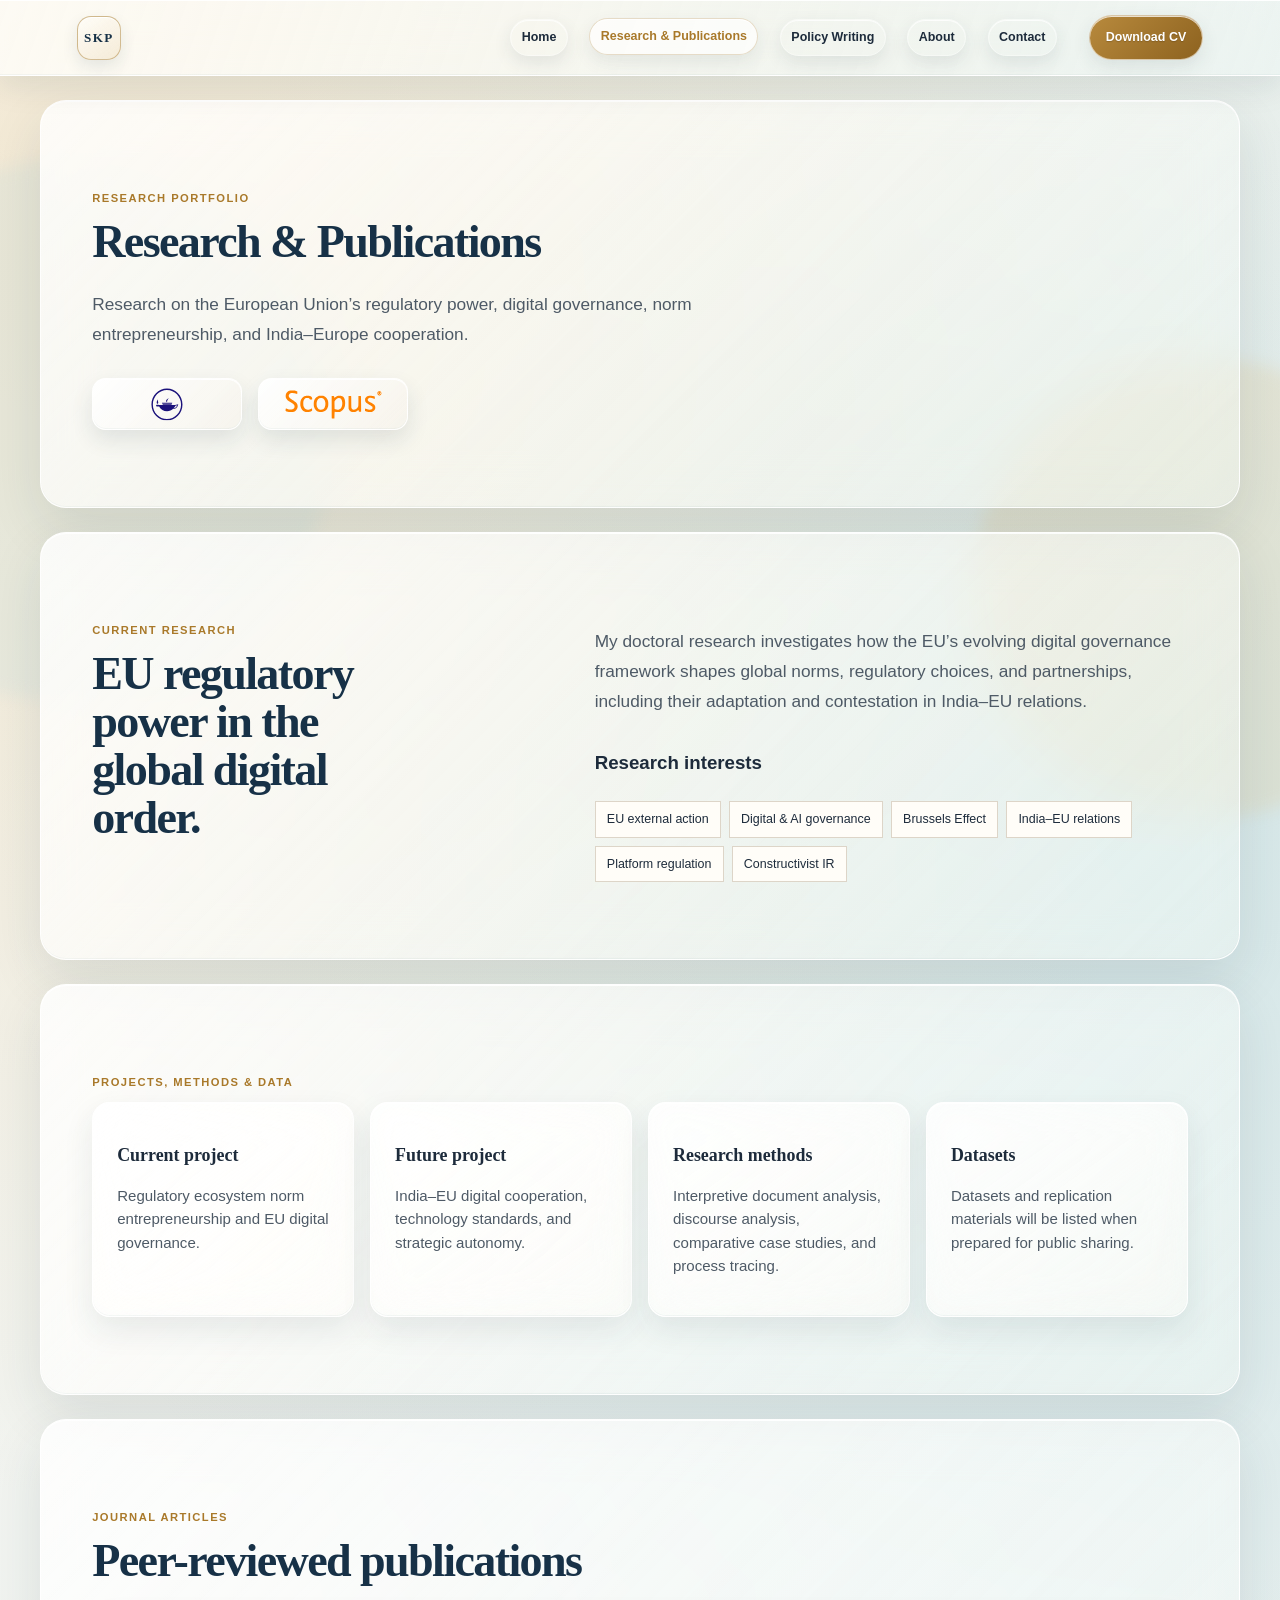
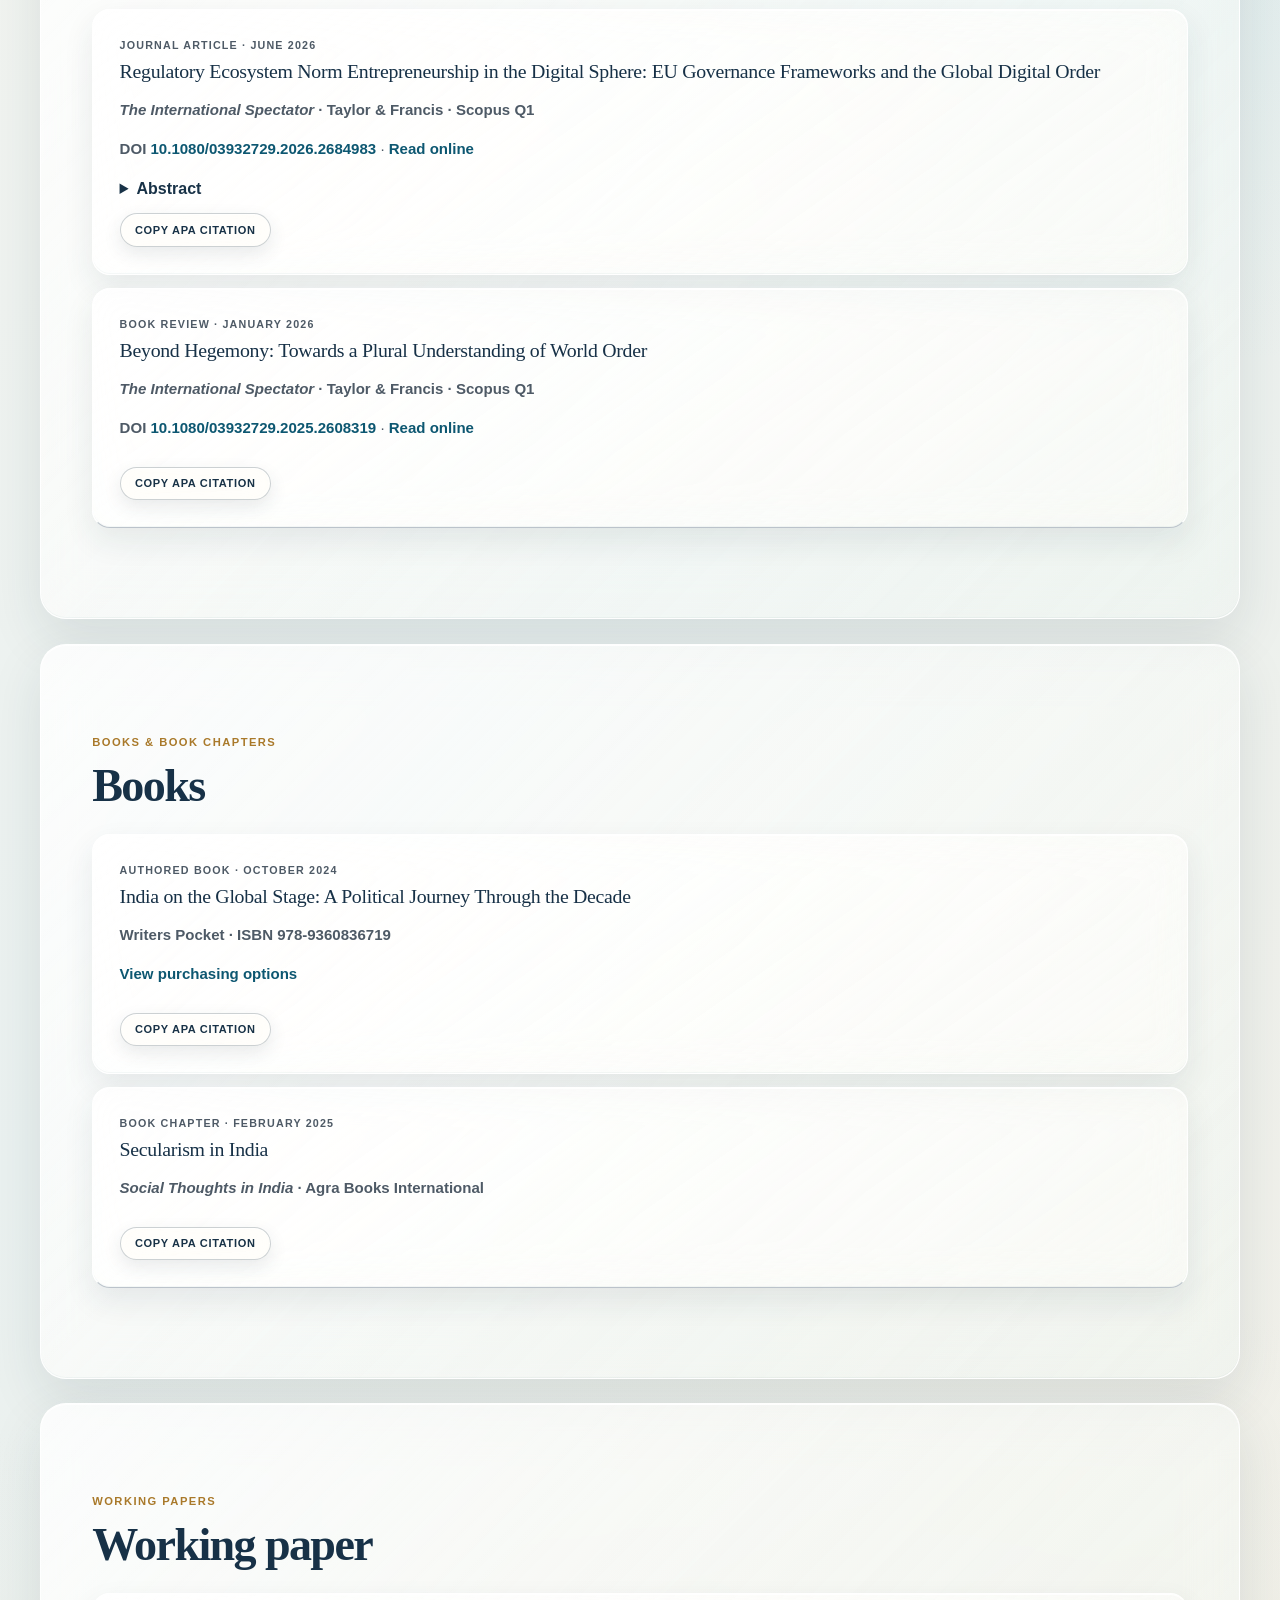
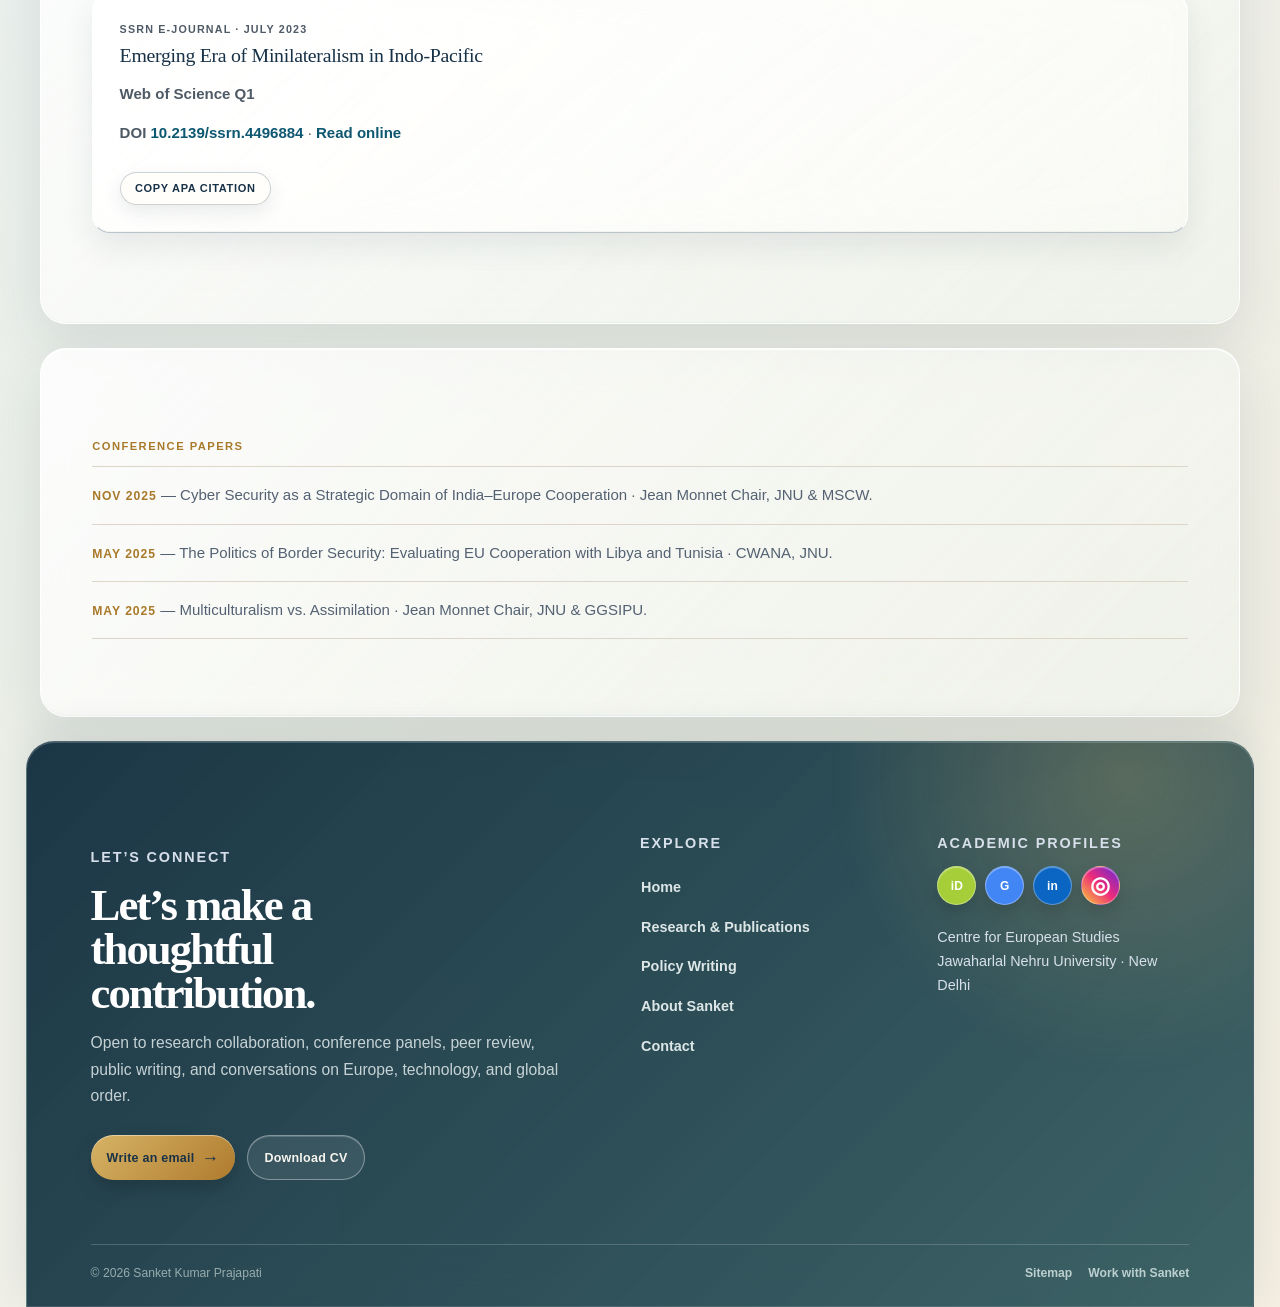
<file: research.html>
<!doctype html>
<html lang="en"><head><meta charset="utf-8"><meta name="viewport" content="width=device-width,initial-scale=1"><title>Research &amp; Publications | Sanket Kumar Prajapati</title><meta name="description" content="Research, publications, working papers and conference papers by Sanket Kumar Prajapati."><meta name="citation_author" content="Prajapati, Sanket Kumar"><link rel="stylesheet" href="styles.css"><link rel="stylesheet" href="enhancements.css"></head>
<body><header class="uni-nav"><a href="index.html" class="uni-brand brand-mark" aria-label="Sanket Kumar Prajapati home">SKP</a><button class="menu-toggle" type="button" aria-expanded="false" aria-controls="primary-nav">Menu <span aria-hidden="true">☰</span></button><nav class="main-nav" id="primary-nav"><a href="index.html">Home</a><a href="research.html" aria-current="page">Research &amp; Publications</a><a href="media.html">Policy Writing</a><a href="about.html">About</a><a href="contact.html">Contact</a></nav><a class="gold-button nav-cv" href="Sanket_Kumar_Prajapati_CV-3.docx">Download CV</a></header>
<main><section class="uni-section page-intro"><p class="eyebrow">Research portfolio</p><h2>Research &amp; Publications</h2><p class="lead">Research on the European Union’s regulatory power, digital governance, norm entrepreneurship, and India–Europe cooperation.</p><div class="research-publisher-logos"><img src="assets/logo-taylor-francis.svg" alt="Taylor & Francis"><img src="assets/logo-scopus.svg" alt="Scopus"></div></section>
<section class="uni-section" id="current-research"><div class="research-layout"><div><p class="eyebrow">Current research</p><h2>EU regulatory power in the global digital order.</h2></div><div><p class="lead">My doctoral research investigates how the EU’s evolving digital governance framework shapes global norms, regulatory choices, and partnerships, including their adaptation and contestation in India–EU relations.</p><h3>Research interests</h3><div class="tags"><span>EU external action</span><span>Digital &amp; AI governance</span><span>Brussels Effect</span><span>India–EU relations</span><span>Platform regulation</span><span>Constructivist IR</span></div></div></div></section>
<section class="uni-section"><p class="eyebrow">Projects, methods &amp; data</p><div class="research-cards"><article><h3>Current project</h3><p>Regulatory ecosystem norm entrepreneurship and EU digital governance.</p></article><article><h3>Future project</h3><p>India–EU digital cooperation, technology standards, and strategic autonomy.</p></article><article><h3>Research methods</h3><p>Interpretive document analysis, discourse analysis, comparative case studies, and process tracing.</p></article><article><h3>Datasets</h3><p>Datasets and replication materials will be listed when prepared for public sharing.</p></article></div></section>
<section class="uni-section" id="journal-articles"><p class="eyebrow">Journal articles</p><h2>Peer-reviewed publications</h2>
<article class="publication"><p class="pub-type">Journal article · June 2026</p><h3>Regulatory Ecosystem Norm Entrepreneurship in the Digital Sphere: EU Governance Frameworks and the Global Digital Order</h3><p class="publication-meta"><em>The International Spectator</em> · Taylor &amp; Francis · Scopus Q1</p><p><strong>DOI</strong> <a href="https://doi.org/10.1080/03932729.2026.2684983">10.1080/03932729.2026.2684983</a> · <a href="https://doi.org/10.1080/03932729.2026.2684983">Read online</a></p><details><summary>Abstract</summary><p>Examines EU digital governance frameworks as an ecosystem of norm entrepreneurship and considers their implications for global digital order.</p></details><button class="citation-copy" data-citation="Prajapati, S. K. (2026). Regulatory ecosystem norm entrepreneurship in the digital sphere: EU governance frameworks and the global digital order. The International Spectator. https://doi.org/10.1080/03932729.2026.2684983">Copy APA citation</button></article>
<article class="publication"><p class="pub-type">Book review · January 2026</p><h3>Beyond Hegemony: Towards a Plural Understanding of World Order</h3><p class="publication-meta"><em>The International Spectator</em> · Taylor &amp; Francis · Scopus Q1</p><p><strong>DOI</strong> <a href="https://doi.org/10.1080/03932729.2025.2608319">10.1080/03932729.2025.2608319</a> · <a href="https://doi.org/10.1080/03932729.2025.2608319">Read online</a></p><button class="citation-copy" data-citation="Prajapati, S. K. (2026). Beyond hegemony: Towards a plural understanding of world order [Book review]. The International Spectator. https://doi.org/10.1080/03932729.2025.2608319">Copy APA citation</button></article></section>
<section class="uni-section"><p class="eyebrow">Books &amp; book chapters</p><h2>Books</h2><article class="publication"><p class="pub-type">Authored book · October 2024</p><h3>India on the Global Stage: A Political Journey Through the Decade</h3><p class="publication-meta">Writers Pocket · ISBN 978-9360836719</p><p><a href="https://www.amazon.in/India-Global-Stage-Political-2014-2024/dp/9360836710">View purchasing options</a></p><button class="citation-copy" data-citation="Prajapati, S. K. (2024). India on the global stage: A political journey through the decade. Writers Pocket.">Copy APA citation</button></article><article class="publication"><p class="pub-type">Book chapter · February 2025</p><h3>Secularism in India</h3><p class="publication-meta"><em>Social Thoughts in India</em> · Agra Books International</p><button class="citation-copy" data-citation="Prajapati, S. K. (2025). Secularism in India. In Social thoughts in India. Agra Books International.">Copy APA citation</button></article></section>
<section class="uni-section"><p class="eyebrow">Working papers</p><h2>Working paper</h2><article class="publication"><p class="pub-type">SSRN e-Journal · July 2023</p><h3>Emerging Era of Minilateralism in Indo-Pacific</h3><p class="publication-meta">Web of Science Q1</p><p><strong>DOI</strong> <a href="https://doi.org/10.2139/ssrn.4496884">10.2139/ssrn.4496884</a> · <a href="https://doi.org/10.2139/ssrn.4496884">Read online</a></p><button class="citation-copy" data-citation="Prajapati, S. K. (2023). Emerging era of minilateralism in Indo-Pacific. SSRN Electronic Journal. https://doi.org/10.2139/ssrn.4496884">Copy APA citation</button></article></section>
<section class="uni-section"><p class="eyebrow">Conference papers</p><div class="news"><p><b>Nov 2025</b> — Cyber Security as a Strategic Domain of India–Europe Cooperation · Jean Monnet Chair, JNU &amp; MSCW.</p><p><b>May 2025</b> — The Politics of Border Security: Evaluating EU Cooperation with Libya and Tunisia · CWANA, JNU.</p><p><b>May 2025</b> — Multiculturalism vs. Assimilation · Jean Monnet Chair, JNU &amp; GGSIPU.</p></div></section></main>
<footer class="academic-footer"><div class="footer-glow" aria-hidden="true"></div><div class="footer-layout"><div class="footer-intro"><p class="eyebrow">Let’s connect</p><h2>Let’s make a thoughtful contribution.</h2><p>Open to research collaboration, conference panels, peer review, public writing, and conversations on Europe, technology, and global order.</p><div class="footer-actions"><a class="footer-email" href="mailto:sanket70_isc@jnu.ac.in">Write an email <span aria-hidden="true">→</span></a><a class="footer-cv" href="Sanket_Kumar_Prajapati_CV-3.docx">Download CV</a></div></div><nav class="footer-links" aria-label="Footer navigation"><p class="footer-label">Explore</p><a href="index.html">Home</a><a href="research.html">Research &amp; Publications</a><a href="media.html">Policy Writing</a><a href="about.html">About Sanket</a><a href="contact.html">Contact</a></nav><div class="footer-profiles"><p class="footer-label">Academic profiles</p><div class="social-icons"><a class="orcid" href="https://orcid.org/0009-0006-2524-7685" aria-label="ORCID">iD</a><a class="scholar" href="https://scholar.google.com/citations?user=kN_yoHwAAAAJ&amp;hl=en" aria-label="Google Scholar">G</a><a class="linkedin" href="https://in.linkedin.com/in/sanketkumarprajapati" aria-label="LinkedIn">in</a><a class="instagram" href="https://www.instagram.com/sk26_sanket/" aria-label="Instagram">◎</a></div><p class="footer-location">Centre for European Studies<br>Jawaharlal Nehru University · New Delhi</p></div></div><div class="footer-meta"><small>© 2026 Sanket Kumar Prajapati</small><div><a href="research.html#journal-articles">Sitemap</a><a href="contact.html">Work with Sanket</a></div></div></footer>
<script>document.querySelectorAll('.citation-copy').forEach(button=>button.addEventListener('click',async()=>{try{await navigator.clipboard.writeText(button.dataset.citation);button.textContent='Citation copied';setTimeout(()=>button.textContent='Copy APA citation',1800)}catch{button.textContent='Select and copy citation'}}));</script>
<script src="site.js"></script></body></html>
</file>
<file: styles.css>
:root{--navy:#102742;--navy-deep:#0b1b2e;--ink:#15243a;--muted:#596575;--paper:#f5f5f2;--white:#fff;--gold:#b68a3d;--line:#d9d9d5}*{box-sizing:border-box}html{scroll-behavior:smooth}body{margin:0;background:var(--paper);color:var(--ink);font:16px/1.55 Inter,"Source Sans 3",Arial,sans-serif}a{color:inherit;text-decoration:none}.uni-nav{height:76px;padding:0 clamp(1.25rem,6vw,6rem);display:flex;align-items:center;gap:2rem;background:var(--navy);color:#fff}.uni-nav nav{display:flex;gap:1.35rem;margin-left:auto}.uni-nav nav a{font-size:.78rem;font-weight:700}.uni-nav nav a[aria-current=page],.uni-nav nav a:hover{color:#d6b873}.uni-brand{font:1.05rem Georgia,serif}.uni-brand b{color:#d6b873}.gold-button{display:inline-flex;align-items:center;justify-content:center;background:var(--gold);color:#fff!important;padding:.72rem 1rem;font-size:.78rem;font-weight:800;text-decoration:none}.uni-hero{min-height:580px;padding:clamp(3rem,8vw,7rem) clamp(1.25rem,11vw,12rem);display:flex;align-items:center;justify-content:flex-end;color:#fff;background-image:linear-gradient(90deg,rgba(10,27,46,.08) 0%,rgba(10,27,46,.24) 38%,rgba(10,27,46,.9) 63%,var(--navy) 100%),url('assets/sanket-hero-ui.png');background-position:left center;background-size:cover;background-repeat:no-repeat}.uni-hero-copy{width:min(47%,600px);margin-left:auto}.eyebrow{color:var(--gold);font-size:.68rem;font-weight:800;letter-spacing:.14em;text-transform:uppercase}.uni-hero h1,.uni-section h2,.academic-footer h2{font-family:Georgia,"Merriweather",serif}.uni-hero h1{font-size:clamp(3rem,7vw,6rem);line-height:.9;letter-spacing:-.06em;margin:.8rem 0}.uni-hero h1 em{color:#d6b873;font-weight:400}.uni-hero .role{color:#d9e4ed;font:1.25rem Georgia,serif;margin:0 0 1rem}.uni-hero-copy>p:last-of-type{font-size:1.06rem;line-height:1.7;color:#f1f4f7}.plain-link{align-self:center;margin-left:1rem;font-size:.84rem;font-weight:700}.priority-work{max-width:1200px;margin:-2.5rem auto 0;position:relative;z-index:2;display:grid;grid-template-columns:repeat(3,1fr);background:#fff;box-shadow:0 14px 35px rgba(16,39,66,.15)}.priority-work article{padding:1.6rem;border-right:1px solid #ddd}.priority-work article:last-child{border:0}.priority-work p{margin:0;color:var(--gold);font-size:.68rem;font-weight:800;text-transform:uppercase;letter-spacing:.1em}.priority-work h2{font:500 1.35rem/1.12 Georgia,serif;margin:.65rem 0}.priority-work span{display:block;color:var(--muted);font-size:.85rem}.priority-work a{display:inline-block;margin-top:1.1rem;color:var(--navy);font-size:.8rem;font-weight:800}.logo-strip{overflow:hidden;padding:3.5rem max(2rem,calc((100vw - 1200px)/2));background:#f4f2ec;border-bottom:1px solid var(--line)}.logo-track{display:flex;width:max-content;animation:logo-slide 28s linear infinite}.logo-track:hover,.news-scroll:hover,.writing-scroll:hover{animation-play-state:paused}.logo-set{display:flex;align-items:center;gap:4rem;padding-right:4rem}.logo-set img{display:block;width:155px;height:58px;object-fit:contain;background:#fff;padding:.5rem .8rem;filter:none}.logo-set img[src*="jansatta"]{object-fit:cover;object-position:center;height:58px}.uni-section{max-width:1200px;margin:auto;padding:6rem 2rem;border-bottom:1px solid var(--line)}.uni-section h2{font-size:clamp(2rem,4vw,3.3rem);line-height:1;margin:.6rem 0 1.5rem}.lead{max-width:65ch;font-size:1.05rem;line-height:1.75;color:var(--muted)}.research-profile,.research-layout{display:grid;grid-template-columns:minmax(250px,.85fr) minmax(0,1.15fr);gap:4rem;align-items:start}.profile-heading h2,.research-layout h2,.about-intro h2{max-width:13ch}.tags{display:flex;flex-wrap:wrap;gap:.5rem;margin-top:1.4rem}.tags span{padding:.45rem .7rem;background:#fff;border:1px solid var(--line);font-size:.78rem}.book-feature{display:grid;grid-template-columns:minmax(260px,390px) minmax(0,1fr);gap:clamp(3rem,8vw,10rem);align-items:center;padding:6rem max(2rem,calc((100vw - 1200px)/2));background:#143c35;color:#fbf7ed}.book-feature img{width:100%;max-height:610px;object-fit:cover;box-shadow:0 22px 40px rgba(0,0,0,.35)}.book-feature h2{font:400 clamp(3.4rem,7vw,7rem)/.85 Georgia,serif;letter-spacing:-.06em;margin:.7rem 0 1.1rem}.book-feature p:not(.eyebrow){max-width:640px;color:#dbe5de;font-size:1.05rem;line-height:1.7}.book-feature .book-subtitle{font:italic 1.6rem/1.3 Georgia,serif;color:#dfbb68}.impact-band{padding:5rem max(2rem,calc((100vw - 1200px)/2));background:var(--navy);color:#fff}.impact-band>div{display:grid;grid-template-columns:repeat(4,auto 1fr);gap:.3rem 1.1rem;align-items:baseline;margin-top:1.7rem}.impact-band strong{font:400 3rem Georgia,serif;color:#d6b873}.impact-band span{font-size:.82rem;color:#dce5ef}.impact-band small{display:block;margin-top:1rem;color:#aab8c8}.news{border-top:1px solid var(--line)}.news p{padding:1rem 0;border-bottom:1px solid var(--line);margin:0;color:#536172}.news b,.news-scroll b{color:var(--gold);font-size:.76rem;letter-spacing:.08em;text-transform:uppercase}.news-scroll{display:flex;gap:5rem;overflow:hidden;white-space:nowrap;animation:news-slide 36s linear infinite;border-top:1px solid var(--line);border-bottom:1px solid var(--line)}.news-scroll>div{display:flex;gap:4rem;flex:none}.news-scroll p{padding:1.2rem 0;margin:0;color:#536172}.writing-grid{display:grid;grid-template-columns:repeat(3,1fr);gap:1.2rem}.writing-grid a{display:block;background:#fff;color:var(--ink);padding-bottom:1.2rem}.writing-grid img{width:100%;height:185px;object-fit:cover}.writing-grid small{display:block;margin:1rem 1rem 0;color:var(--gold);font-size:.68rem;font-weight:800;text-transform:uppercase}.writing-grid h3{font:500 1.25rem/1.15 Georgia,serif;margin:.45rem 1rem 1.2rem}.writing-grid>a span{display:block;margin:0 1rem;color:#a67524;font-size:.78rem;font-weight:800}.writing-scroll{display:flex;gap:1.2rem;overflow:hidden;animation:writing-slide 45s linear infinite}.writing-scroll>.writing-grid{min-width:calc(100vw - max(4rem,calc((100vw - 1200px))));flex:none}.research-cards,.experience-grid{display:grid;grid-template-columns:repeat(4,1fr);gap:1rem}.research-cards article,.experience-grid article{padding:1.5rem;background:#fff;border-top:3px solid var(--gold);box-shadow:0 5px 14px rgba(16,39,66,.07)}.research-cards h3,.experience-grid strong{font:600 1.08rem Georgia,serif}.research-cards p,.experience-grid p{color:var(--muted);line-height:1.55}.research-layout h3{margin:2rem 0 .8rem}.publication{padding:2.1rem 0;border-top:1px solid #bbc3cb}.publication:last-child{border-bottom:1px solid #bbc3cb}.publication h3{font:500 clamp(1.35rem,2.5vw,2rem)/1.18 Georgia,serif;margin:.3rem 0 .7rem;color:var(--navy)}.pub-type{margin:0;color:#a67524;font-size:.72rem;font-weight:800;letter-spacing:.11em;text-transform:uppercase}.publication-meta{font-weight:700;color:#384c61}.publication p{line-height:1.6}.publication a{color:#0d5771;font-weight:800}.publication summary{cursor:pointer;color:var(--navy);font-weight:800}.publication details p{max-width:75ch;color:#526171}.citation-copy{margin-top:.7rem;padding:.62rem .9rem;border:1px solid var(--navy);background:transparent;color:var(--navy);font:800 .72rem Inter,Arial,sans-serif;letter-spacing:.06em;text-transform:uppercase;cursor:pointer}.citation-copy:hover{background:var(--navy);color:#fff}.invitation{padding:4.5rem max(2rem,calc((100vw - 1200px)/2));background:var(--navy);color:#fff}.invitation h2{max-width:750px;font:400 clamp(2.1rem,4vw,4rem)/1 Georgia,serif;margin:.5rem 0 1.6rem}.media-portfolio .writing-grid a{border:1px solid #d8dfe6}.about-intro{display:grid;grid-template-columns:1.25fr .75fr;gap:4rem;align-items:center}.about-intro img{width:100%;height:420px;object-fit:cover;object-position:32% center;background:var(--navy)}.about-intro p:not(.eyebrow){max-width:68ch;color:var(--muted);line-height:1.7}.academic-footer{padding:5rem max(2rem,calc((100vw - 1200px)/2));background:var(--navy-deep);color:#fff}.academic-footer h2{font-size:2.2rem;margin:.5rem 0}.academic-footer p{max-width:65ch;color:#d7e0ea}.academic-footer a{color:#d6b873}.academic-footer small{display:block;margin-top:2rem;padding-top:1rem;border-top:1px solid rgba(255,255,255,.2);color:#aab8c8}.footer-layout{display:flex;justify-content:space-between;gap:5rem}.footer-layout>div{max-width:600px}.footer-links{display:grid;grid-template-columns:repeat(2,minmax(120px,1fr));gap:.7rem 2.5rem;align-content:start;padding-top:1.2rem}.footer-links a{font-weight:700;color:#dce5ef}.social-icons{display:flex;gap:.75rem;margin-top:1.4rem}.social-icons a{display:grid;place-items:center;width:35px;height:35px;border:1px solid rgba(255,255,255,.5);border-radius:50%;font:800 .75rem/1 Arial,sans-serif;color:#fff;text-decoration:none}.social-icons .orcid{background:#a6ce39}.social-icons .scholar{background:#4285f4}.social-icons .linkedin{background:#0a66c2}.social-icons .instagram{background:linear-gradient(45deg,#f9ce34,#ee2a7b,#6228d7);font-size:1.45rem}@keyframes logo-slide{to{transform:translateX(-50%)}}@keyframes news-slide{to{transform:translateX(-50%)}}@keyframes writing-slide{to{transform:translateX(-50%)}}@media(max-width:760px){.uni-nav{padding:0 1rem}.uni-nav nav{display:none}.uni-nav .gold-button{margin-left:auto}.uni-hero{min-height:650px;padding:3rem 1.5rem;background-position:22% center;background-image:linear-gradient(90deg,rgba(10,27,46,.4),rgba(10,27,46,.88)),url('assets/sanket-hero-ui.png')}.uni-hero-copy{width:100%;margin:0}.uni-hero h1{font-size:3.2rem}.priority-work{margin:0;display:block}.priority-work article{border-right:0;border-bottom:1px solid #ddd}.logo-strip{padding:2.5rem 1.5rem}.logo-set{gap:2.2rem;padding-right:2.2rem}.logo-set img{width:130px}.uni-section{padding:4rem 1.5rem}.research-profile,.research-layout,.about-intro{grid-template-columns:1fr;gap:2rem}.book-feature{grid-template-columns:1fr;padding:4rem 1.5rem;gap:2.5rem}.book-feature img{max-height:500px;width:min(320px,100%)}.book-feature h2{font-size:3.6rem}.impact-band{padding:4rem 1.5rem}.impact-band>div{grid-template-columns:auto 1fr;gap:.5rem 1rem}.writing-scroll>.writing-grid{min-width:900px}.writing-grid{grid-template-columns:repeat(3,280px)}.news-scroll{gap:2rem}.news-scroll>div{gap:2rem}.research-cards,.experience-grid{grid-template-columns:1fr}.footer-layout{display:block}.footer-links{margin-top:2rem}.about-intro img{height:330px;object-position:32% center}.plain-link{display:none}}
</file>
<file: enhancements.css>
/* Warm academic palette and restrained motion */
:root{--paper:#f4f0e8;--white:#fffdf8;--ink:#1d2b3b;--muted:#66707a;--line:#ddd5c8;--navy:#183247;--navy-deep:#102433;--gold:#a9792a}
body{background:var(--paper);color:var(--ink)}
.uni-nav{background:rgba(255,253,248,.92);color:var(--ink);border-bottom:1px solid var(--line);backdrop-filter:blur(12px);position:sticky;top:0;z-index:30}.uni-brand b,.uni-nav nav a[aria-current=page],.uni-nav nav a:hover{color:var(--gold)}
.uni-hero{min-height:650px;background:radial-gradient(circle at 82% 38%,#fffdf8 0,#eee6d9 31%,#f4f0e8 69%)!important;color:var(--ink)}
.uni-hero h1{color:var(--ink)}.uni-hero h1 em{color:var(--gold)}.uni-hero .role,.uni-hero-copy>p:last-of-type{color:var(--muted)}
.hero-portrait-source{right:-1%!important;width:min(68vw,960px)!important;height:112%!important;filter:drop-shadow(0 22px 23px rgba(21,36,58,.18))}
.gold-button{background:var(--gold)}.gold-button:hover{transform:translateY(-2px);box-shadow:0 10px 18px rgba(126,87,31,.22)}
.priority-work{background:var(--white);border:1px solid var(--line);box-shadow:0 18px 45px rgba(42,54,61,.11)}.priority-work article{transition:background .25s ease,transform .25s ease}.priority-work article:hover{background:#fbf7ef;transform:translateY(-4px)}
.logo-strip{background:#eee8dd}.uni-section{border-color:var(--line)}.tags span,.research-cards article,.experience-grid article,.writing-grid a{background:var(--white)}
.book-feature{background:#254537}.impact-band,.invitation{background:#28465a}.academic-footer{background:#172d3d}
.writing-grid a{transition:transform .3s ease,box-shadow .3s ease}.writing-grid a:hover{transform:translateY(-7px);box-shadow:0 18px 35px rgba(27,41,52,.16)}.writing-grid img{transition:transform .45s ease}.writing-grid a:hover img{transform:scale(1.035)}
.uni-nav{animation:slideDown .7s both}.uni-hero-copy{animation:riseIn .9s .15s both}.hero-portrait-source{animation:portraitIn 1s .15s both}.priority-work article{animation:riseIn .75s both}.priority-work article:nth-child(2){animation-delay:.12s}.priority-work article:nth-child(3){animation-delay:.24s}.uni-section,.book-feature,.impact-band{animation:riseIn .7s both;animation-timeline:view();animation-range:entry 8% cover 25%}
@keyframes slideDown{from{opacity:0;transform:translateY(-14px)}to{opacity:1;transform:translateY(0)}}@keyframes riseIn{from{opacity:0;transform:translateY(22px)}to{opacity:1;transform:translateY(0)}}@keyframes portraitIn{from{opacity:0;transform:translate(40px,20px)}to{opacity:1;transform:translate(0,0)}}
@media(max-width:760px){.uni-nav{background:rgba(255,253,248,.96)}.uni-hero{min-height:650px;background:linear-gradient(90deg,rgba(244,240,232,.97),rgba(244,240,232,.63)),#f4f0e8!important}.hero-portrait-source{right:-26%!important;width:132vw!important;height:100%!important;opacity:.48}.uni-hero-copy{max-width:90%}.uni-section,.book-feature,.impact-band{animation-timeline:auto;animation-range:normal}}
@media(prefers-reduced-motion:reduce){*,*::before,*::after{animation-duration:.01ms!important;animation-iteration-count:1!important;scroll-behavior:auto!important;transition-duration:.01ms!important}}

/* Homepage research updates: vertical continuous news reel. */
.news-scroll{display:block!important;position:relative;height:3.9rem;overflow:hidden;white-space:nowrap;animation:none!important;border-top:1px solid var(--line);border-bottom:1px solid var(--line)}.news-scroll>div{position:absolute;left:0;width:100%;display:block!important;animation:vertical-news 36s linear infinite}.news-scroll>div:first-child{top:0}.news-scroll>div:nth-child(2){top:23.4rem}.news-scroll p{height:3.9rem;display:flex;align-items:center;gap:.35rem;padding:0!important;margin:0!important;overflow:hidden;text-overflow:ellipsis}.news-scroll:hover>div{animation-play-state:paused}@keyframes vertical-news{to{transform:translateY(-23.4rem)}}

/* Four latest articles move as one seamless media-writing carousel. */
.writing-scroll{display:block!important;overflow:hidden;animation:none!important}.writing-track{display:flex;gap:1.2rem;width:max-content;animation:media-carousel 46s linear infinite}.writing-scroll:hover .writing-track{animation-play-state:paused}.writing-track .writing-grid{width:min(1200px,calc(100vw - 4rem));min-width:0!important;grid-template-columns:repeat(4,minmax(0,1fr));flex:none}@keyframes media-carousel{to{transform:translateX(calc(-50% - .6rem))}}@media(max-width:760px){.writing-track .writing-grid{width:1180px;grid-template-columns:repeat(4,280px)}}

/* Liquid glass, fuller news rail, and responsive editorial layouts. */
.uni-section,.priority-work,.research-cards article,.experience-grid article,.writing-grid a,.publication{background:rgba(255,253,248,.62);backdrop-filter:blur(14px);-webkit-backdrop-filter:blur(14px)}.priority-work,.research-cards article,.experience-grid article,.writing-grid a{border-color:rgba(190,173,143,.45)}.uni-section{border-color:rgba(190,173,143,.42)}.news-scroll{height:19.5rem!important;background:rgba(255,253,248,.42);border-radius:18px}.news-scroll>div:nth-child(2){top:23.4rem}.news-scroll p{height:3.9rem}.writing-track .writing-grid{width:1848px;grid-template-columns:repeat(6,290px)}.writing-track{animation-duration:64s}.about-speaking-photo{margin:0;position:relative;overflow:hidden;border-radius:22px;background:#dce4e3;box-shadow:0 22px 48px rgba(24,50,71,.17)}.about-speaking-photo img{display:block;width:100%;height:570px;object-fit:cover;object-position:center}.about-speaking-photo figcaption{position:absolute;left:1rem;bottom:1rem;padding:.45rem .7rem;border-radius:999px;background:rgba(255,253,248,.75);backdrop-filter:blur(12px);font-size:.78rem;color:#183247}.cv-timeline article{display:grid;grid-template-columns:150px 1fr;gap:2rem;padding:1.5rem 0;border-top:1px solid rgba(190,173,143,.55)}.cv-timeline article:last-child{border-bottom:1px solid rgba(190,173,143,.55)}.cv-timeline article>span{font-weight:800;color:var(--gold);font-size:.8rem;letter-spacing:.05em}.cv-timeline h3{font:600 1.25rem Georgia,serif;margin:0 0 .35rem}.cv-timeline p{max-width:70ch;margin:0;color:var(--muted)}
@media(max-width:1024px){.uni-nav{gap:1rem;padding:0 2rem}.uni-nav nav{gap:.75rem}.uni-nav nav a{font-size:.7rem}.uni-section{padding:4.5rem 2rem}.about-intro{grid-template-columns:1fr 1fr;gap:2.5rem}.about-speaking-photo img{height:480px}.research-cards,.experience-grid{grid-template-columns:repeat(2,1fr)}.writing-track .writing-grid{width:1848px;grid-template-columns:repeat(6,290px)}}
@media(max-width:760px){.news-scroll{height:15.6rem!important}.news-scroll p{font-size:.86rem}.writing-track .writing-grid{width:1788px;grid-template-columns:repeat(6,280px)}.about-speaking-photo img{height:420px}.cv-timeline article{grid-template-columns:1fr;gap:.35rem}.research-cards,.experience-grid{grid-template-columns:1fr}.uni-nav .gold-button{padding:.58rem .7rem;font-size:.68rem}}

/* Site-wide liquid glass system. */
body{background:radial-gradient(circle at 6% 9%,rgba(232,205,159,.38),transparent 27%),radial-gradient(circle at 93% 24%,rgba(167,205,211,.35),transparent 32%),linear-gradient(135deg,#f7f4ee 0%,#e9eef0 48%,#f6efe4 100%);background-attachment:fixed}.uni-nav{background:rgba(255,253,248,.62);border-bottom:1px solid rgba(255,255,255,.82);box-shadow:0 8px 28px rgba(30,51,68,.08)}.uni-section{margin-top:1.5rem;margin-bottom:1.5rem;padding:clamp(3rem,6vw,5.5rem) clamp(1.5rem,4vw,4rem);background:rgba(255,253,248,.45);border:1px solid rgba(255,255,255,.72);border-radius:26px;box-shadow:0 18px 45px rgba(37,61,75,.08)}.uni-section+.uni-section{margin-top:0}.uni-hero{margin:1rem clamp(.8rem,2vw,2rem) 0;min-height:620px;border:1px solid rgba(255,255,255,.85);border-radius:30px;box-shadow:0 22px 48px rgba(33,55,70,.13)}.priority-work{margin:-3rem clamp(1.4rem,10vw,12rem) 1.5rem;max-width:none;border-radius:22px;overflow:hidden;background:rgba(255,253,248,.66);border:1px solid rgba(255,255,255,.85);backdrop-filter:blur(18px);-webkit-backdrop-filter:blur(18px)}.priority-work article{background:transparent}.logo-strip,.impact-band,.book-feature,.invitation{margin:1.5rem clamp(.8rem,2vw,2rem);border-radius:26px;border:1px solid rgba(255,255,255,.54);box-shadow:0 18px 42px rgba(37,61,75,.11)}.logo-strip{background:rgba(255,253,248,.52);backdrop-filter:blur(18px);-webkit-backdrop-filter:blur(18px)}.impact-band,.invitation{background:linear-gradient(135deg,rgba(26,57,76,.92),rgba(46,82,94,.78));backdrop-filter:blur(20px);-webkit-backdrop-filter:blur(20px)}.book-feature{background:linear-gradient(135deg,rgba(30,70,58,.94),rgba(52,94,77,.78));backdrop-filter:blur(20px);-webkit-backdrop-filter:blur(20px)}.research-cards article,.experience-grid article,.writing-grid a{border:1px solid rgba(255,255,255,.75);border-radius:18px;overflow:hidden;box-shadow:0 12px 30px rgba(37,61,75,.09)}.publication{border-color:rgba(184,164,127,.42)}.news-scroll{border:1px solid rgba(255,255,255,.85);box-shadow:inset 0 1px 0 rgba(255,255,255,.65),0 10px 24px rgba(34,54,68,.06)}.academic-footer{margin:1.5rem clamp(.8rem,2vw,2rem) 0;border-radius:28px 28px 0 0;border:1px solid rgba(255,255,255,.18);background:linear-gradient(135deg,rgba(19,43,60,.95),rgba(30,62,75,.88));backdrop-filter:blur(22px);-webkit-backdrop-filter:blur(22px)}.about-speaking-photo{border:1px solid rgba(255,255,255,.8)}
@media(max-width:760px){.uni-section{margin:1rem .7rem;padding:3rem 1.3rem;border-radius:20px}.uni-hero{margin:.7rem .7rem 0;border-radius:22px;min-height:620px}.priority-work{margin:-1.5rem .7rem 1rem;border-radius:18px}.logo-strip,.impact-band,.book-feature,.invitation{margin:1rem .7rem;border-radius:20px}.academic-footer{margin:1rem .7rem 0;border-radius:22px 22px 0 0}}

/* Glass components for impact, outlet marquees, navigation and actions. */
.impact-band{padding:3.3rem max(1.5rem,calc((100vw - 1200px)/2))}.impact-cards{display:grid;grid-template-columns:repeat(4,1fr);gap:1rem;margin-top:1.4rem}.impact-cards article{min-height:145px;display:flex;flex-direction:column;justify-content:flex-end;padding:1.25rem;border:1px solid rgba(255,255,255,.32);border-radius:18px;background:linear-gradient(145deg,rgba(255,255,255,.2),rgba(255,255,255,.06));box-shadow:inset 0 1px 0 rgba(255,255,255,.34),0 12px 25px rgba(6,22,34,.14);backdrop-filter:blur(18px);-webkit-backdrop-filter:blur(18px);transition:transform .25s ease,background .25s ease}.impact-cards article:hover{transform:translateY(-5px);background:linear-gradient(145deg,rgba(255,255,255,.3),rgba(255,255,255,.1))}.impact-cards strong{font:400 3rem Georgia,serif;color:#f0d089}.impact-cards span{color:#edf3f2;font-size:.82rem}.logo-set img{border:1px solid rgba(255,255,255,.95)!important;border-radius:14px;background:rgba(255,253,248,.72)!important;box-shadow:inset 0 1px 0 rgba(255,255,255,.88),0 8px 18px rgba(38,56,65,.1);backdrop-filter:blur(12px);-webkit-backdrop-filter:blur(12px);transition:transform .25s ease,box-shadow .25s ease}.logo-set img:hover{transform:translateY(-4px) scale(1.03);box-shadow:inset 0 1px 0 rgba(255,255,255,.95),0 15px 26px rgba(38,56,65,.16)}.uni-nav nav a,.footer-links a,.plain-link{padding:.48rem .65rem;border:1px solid transparent;border-radius:999px;transition:background .25s ease,border-color .25s ease,transform .25s ease}.uni-nav nav a:hover,.uni-nav nav a[aria-current=page],.footer-links a:hover,.plain-link:hover{border-color:rgba(184,151,90,.32);background:rgba(255,253,248,.56);transform:translateY(-1px)}.gold-button,.citation-copy{border:1px solid rgba(255,255,255,.58);border-radius:999px;box-shadow:inset 0 1px 0 rgba(255,255,255,.46),0 7px 16px rgba(89,65,24,.18);backdrop-filter:blur(12px);-webkit-backdrop-filter:blur(12px);transition:transform .22s ease,box-shadow .22s ease,background .22s ease}.citation-copy{background:rgba(255,253,248,.58);color:var(--navy);border-color:rgba(24,50,71,.22)}.citation-copy:hover{background:rgba(24,50,71,.9);box-shadow:0 10px 20px rgba(24,50,71,.2)}
@media(max-width:760px){.impact-cards{grid-template-columns:repeat(2,1fr);gap:.7rem}.impact-cards article{min-height:112px;padding:1rem}.impact-cards strong{font-size:2.3rem}.uni-nav nav a{padding:.35rem}.footer-links a{padding:.25rem 0;border:0;border-radius:0}}

/* Let the Research Impact cards use the full glass panel width. */
.impact-band{padding:3.3rem clamp(1.5rem,4vw,6rem)}.impact-cards{width:100%;grid-template-columns:repeat(4,minmax(0,1fr))}.impact-cards article{width:100%}

/* Override the legacy impact grid so number and label remain together. */
.impact-band>.impact-cards{display:grid;grid-template-columns:repeat(4,minmax(0,1fr));gap:1rem;align-items:stretch}

.impact-cards article{align-items:center!important;justify-content:center!important;text-align:center;gap:.45rem}.impact-cards strong{font-size:clamp(3.2rem,5vw,5.4rem)!important;font-weight:700!important;line-height:.9}.impact-cards span{font-size:clamp(.82rem,1.2vw,1rem)!important;font-weight:800;letter-spacing:.04em;text-transform:uppercase}

/* A taller editorial hero gives the full portrait enough room to breathe. */
.uni-hero{min-height:clamp(620px,68vh,740px)}.hero-portrait-source{height:112%!important;width:min(68vw,960px)!important}.uni-hero-copy{padding-bottom:1rem}@media(max-width:1024px){.uni-hero{min-height:640px}.hero-portrait-source{width:min(72vw,850px)!important}}@media(max-width:760px){.uni-hero{min-height:600px}.hero-portrait-source{height:100%!important;width:132vw!important}.uni-hero-copy{padding-bottom:0}}

/* Rebalance the hero: a stronger portrait with its head aligned to the academic line. */
.uni-hero h1{font-size:clamp(2.7rem,5.4vw,5.15rem)}.hero-portrait-source{right:-2%!important;width:min(76vw,1080px)!important;height:112%!important;object-position:center bottom!important}.uni-hero-copy{transform:translateY(-.4rem)}@media(max-width:1024px){.hero-portrait-source{right:-7%!important;width:min(82vw,980px)!important}}@media(max-width:760px){.uni-hero h1{font-size:3.1rem}.hero-portrait-source{right:-28%!important;width:136vw!important}.uni-hero-copy{transform:none}}

/* Desktop scroll-stack: glass panels rise over one another as the page advances. */
@media(min-width:1025px){main>section:not(.uni-hero){position:sticky;top:88px;isolation:isolate;will-change:transform;transition:transform .45s cubic-bezier(.22,1,.36,1),box-shadow .45s ease}main>section:not(.uni-hero):hover{transform:translateY(-3px);box-shadow:0 28px 62px rgba(30,51,68,.17)}main>section:nth-of-type(2){z-index:2}main>section:nth-of-type(3){z-index:3}main>section:nth-of-type(4){z-index:4}main>section:nth-of-type(5){z-index:5}main>section:nth-of-type(6){z-index:6}main>section:nth-of-type(7){z-index:7}main>section:nth-of-type(8){z-index:8}main>section:nth-of-type(9){z-index:9}.academic-footer{position:relative;z-index:20}}

/* Long-form sections must complete their natural scroll before the next appears. */
@media(min-width:1025px){main>section:not(.uni-hero){position:relative!important;top:auto!important;z-index:auto!important;transform:none!important;transition:box-shadow .35s ease,background .35s ease}main>section:not(.uni-hero):hover{box-shadow:0 22px 48px rgba(30,51,68,.13)}}

/* Higher-contrast, calmer glass for extended reading. */
body{background:radial-gradient(circle at 8% 9%,rgba(229,204,161,.26),transparent 28%),radial-gradient(circle at 91% 22%,rgba(165,202,207,.24),transparent 30%),linear-gradient(135deg,#f8f5ef 0%,#eef2f1 48%,#f7f0e7 100%)}.uni-section{background:rgba(255,253,249,.78);border-color:rgba(255,255,255,.92);box-shadow:0 14px 34px rgba(37,61,75,.08)}.research-cards article,.experience-grid article,.writing-grid a{background:rgba(255,253,249,.86)}.priority-work{background:rgba(255,253,249,.82)}.logo-strip{background:rgba(255,253,249,.76)}.lead,.publication p,.research-cards p,.experience-grid p,.about-intro p:not(.eyebrow){color:#4e5a66}.uni-section h2,.publication h3,.writing-grid h3{color:#173147}.news-scroll{background:rgba(255,253,249,.72)}.impact-band{background:linear-gradient(135deg,rgba(23,55,75,.96),rgba(42,79,93,.91))}.book-feature{background:linear-gradient(135deg,rgba(29,68,57,.96),rgba(47,89,70,.92))}.invitation{background:linear-gradient(135deg,rgba(24,54,74,.96),rgba(44,81,94,.91))}

/* Contact page */
.contact-hero,.contact-layout{max-width:1200px;margin:1.5rem auto;padding:clamp(2rem,5vw,5rem);border:1px solid rgba(255,255,255,.88);border-radius:28px;background:rgba(255,253,249,.62);box-shadow:0 18px 45px rgba(37,61,75,.1);backdrop-filter:blur(18px);-webkit-backdrop-filter:blur(18px)}.contact-hero{display:grid;grid-template-columns:1.3fr .7fr;gap:4rem;align-items:end;min-height:430px;background:linear-gradient(130deg,rgba(255,253,249,.86),rgba(230,239,236,.54))}.contact-hero h1{max-width:13ch;margin:.6rem 0 1.2rem;font:400 clamp(3rem,6vw,6rem)/.92 Georgia,serif;letter-spacing:-.06em;color:#173147}.contact-hero>div>p:not(.eyebrow){max-width:58ch;color:#4e5a66;font-size:1.05rem;line-height:1.7}.contact-hero aside{padding:1.7rem;border:1px solid rgba(255,255,255,.84);border-radius:20px;background:rgba(255,255,255,.42);box-shadow:inset 0 1px 0 rgba(255,255,255,.9)}.contact-hero aside h2{font:500 1.5rem/1.12 Georgia,serif;margin:.55rem 0}.contact-hero aside p:not(.eyebrow){color:#55636e}.contact-layout{display:grid;grid-template-columns:.85fr 1.15fr;gap:3rem;align-items:start;background:transparent;border:0;box-shadow:none;backdrop-filter:none;padding:0}.contact-details,.contact-form{padding:clamp(1.6rem,3vw,3rem);border:1px solid rgba(255,255,255,.88);border-radius:24px;background:rgba(255,253,249,.68);box-shadow:0 16px 38px rgba(37,61,75,.09);backdrop-filter:blur(18px);-webkit-backdrop-filter:blur(18px)}.contact-details h2,.contact-form h2{font:500 clamp(1.8rem,3vw,2.8rem)/1 Georgia,serif;color:#173147;margin:.6rem 0 1.2rem}.contact-email{display:inline-block;font:500 1.12rem Georgia,serif;color:#87611d;border-bottom:1px solid currentColor;margin-bottom:1.8rem}.contact-reasons{display:grid;gap:.75rem}.contact-reasons article{padding:1rem;border-radius:15px;background:rgba(255,255,255,.44);border:1px solid rgba(255,255,255,.74)}.contact-reasons strong{display:block;color:#173147;font-size:.9rem}.contact-reasons span{display:block;margin-top:.18rem;color:#5b6770;font-size:.83rem}.contact-socials{margin-top:1.5rem}.contact-form{display:grid;gap:1rem}.contact-form label{display:grid;gap:.38rem;color:#3e4e5a;font-size:.8rem;font-weight:800;letter-spacing:.04em;text-transform:uppercase}.contact-form input,.contact-form textarea{width:100%;padding:.8rem .9rem;border:1px solid rgba(124,140,147,.35);border-radius:12px;outline:none;background:rgba(255,255,255,.68);color:#173147;font:400 .95rem Inter,Arial,sans-serif;transition:border-color .2s ease,box-shadow .2s ease}.contact-form input:focus,.contact-form textarea:focus{border-color:#a9792a;box-shadow:0 0 0 4px rgba(169,121,42,.13)}.form-row{display:grid;grid-template-columns:1fr 1fr;gap:1rem}.contact-form small{color:#66717a;font-size:.75rem}.contact-form .gold-button{justify-self:start;border:0;cursor:pointer}@media(max-width:760px){.contact-hero,.contact-layout{margin:1rem .7rem}.contact-hero,.contact-layout{grid-template-columns:1fr;gap:1.5rem}.contact-hero{min-height:auto}.contact-hero h1{font-size:3.2rem}.form-row{grid-template-columns:1fr}.contact-details,.contact-form{border-radius:20px}}

.contact-speaking-photo{display:block;width:100%;height:190px;object-fit:cover;object-position:center 34%;border-radius:14px;margin-bottom:1.2rem}.research-publisher-logos{display:flex;align-items:center;gap:1rem;margin-top:1.8rem}.research-publisher-logos img{width:150px;height:52px;object-fit:contain;padding:.55rem .85rem;border:1px solid rgba(255,255,255,.88);border-radius:14px;background:rgba(255,255,255,.55);box-shadow:inset 0 1px 0 rgba(255,255,255,.9),0 8px 18px rgba(38,56,65,.08)}@media(max-width:760px){.contact-speaking-photo{height:220px}.research-publisher-logos img{width:130px}}

/* Unified, responsive type scale across the full website. */
body{font-size:16px;line-height:1.62}.uni-nav{font-size:.9rem}.uni-brand{font-size:1.12rem}.uni-nav nav a,.gold-button{font-size:.78rem}.eyebrow{font-size:.7rem;letter-spacing:.13em}.uni-hero h1{font-size:clamp(3rem,5.4vw,5.15rem)!important;line-height:.91}.uni-hero .role{font-size:clamp(1.12rem,1.7vw,1.35rem)}.uni-hero-copy>p:last-of-type{font-size:clamp(.98rem,1.35vw,1.1rem);line-height:1.7}.uni-section h2,.contact-details h2,.contact-form h2{font-size:clamp(2rem,3.6vw,3.35rem);line-height:1.04;letter-spacing:-.035em}.lead{font-size:clamp(1rem,1.35vw,1.14rem);line-height:1.72}.priority-work h2{font-size:clamp(1.22rem,1.7vw,1.55rem);line-height:1.16}.priority-work span,.publication p,.research-cards p,.experience-grid p,.news p{font-size:.94rem}.writing-grid h3{font-size:clamp(1.12rem,1.55vw,1.35rem);line-height:1.2}.publication h3{font-size:clamp(1.3rem,2.15vw,2rem);line-height:1.2}.research-cards h3,.experience-grid strong,.cv-timeline h3{font-size:1.12rem}.academic-footer h2{font-size:clamp(1.9rem,3vw,2.55rem)}.academic-footer p,.footer-links a{font-size:.9rem}.contact-hero h1{font-size:clamp(3rem,5.2vw,5.25rem);line-height:.95}.contact-hero aside h2{font-size:1.45rem}.contact-form input,.contact-form textarea{font-size:1rem}.contact-form label{font-size:.73rem}.citation-copy{font-size:.69rem}.impact-cards strong{font-size:clamp(3rem,4.6vw,4.8rem)!important}.impact-cards span{font-size:clamp(.74rem,1vw,.92rem)!important}@media(max-width:760px){body{font-size:15px}.uni-nav{font-size:.82rem}.uni-brand{font-size:1rem}.uni-hero h1{font-size:3rem!important}.uni-section h2,.contact-details h2,.contact-form h2{font-size:2.15rem}.lead{font-size:1rem}.priority-work h2{font-size:1.25rem}.writing-grid h3{font-size:1.12rem}.publication h3{font-size:1.35rem}.news p{font-size:.86rem}.academic-footer p,.footer-links a{font-size:.84rem}}

.cv-timeline article p+p{margin-top:.55rem}.research-area-grid{display:grid;grid-template-columns:repeat(3,1fr);gap:1rem}.research-area-grid article{padding:1.35rem;border:1px solid rgba(255,255,255,.8);border-radius:18px;background:rgba(255,253,249,.72);box-shadow:0 12px 28px rgba(37,61,75,.07);backdrop-filter:blur(14px);-webkit-backdrop-filter:blur(14px)}.research-area-grid h3{font:600 1.12rem Georgia,serif;color:#173147;margin:0 0 .55rem}.research-area-grid p{margin:0;color:#4e5a66;font-size:.93rem;line-height:1.6}@media(max-width:1024px){.research-area-grid{grid-template-columns:repeat(2,1fr)}}@media(max-width:760px){.research-area-grid{grid-template-columns:1fr}.cv-timeline article{padding:1.25rem 0}}

/* Compact academic publication titles. */
.publication h3{font-size:clamp(1.18rem,1.55vw,1.55rem)!important;line-height:1.24;letter-spacing:-.015em}.publication .pub-type{font-size:.67rem}@media(max-width:760px){.publication h3{font-size:1.18rem!important;line-height:1.28}}

.uni-brand.brand-mark{display:grid;place-items:center;width:44px;height:44px;border:1px solid rgba(184,151,90,.62);border-radius:14px;background:linear-gradient(145deg,rgba(255,253,248,.9),rgba(238,224,195,.58));box-shadow:inset 0 1px 0 rgba(255,255,255,.94),0 7px 16px rgba(34,54,68,.1);color:#173147;font:700 .82rem/1 Georgia,serif;letter-spacing:.1em;text-decoration:none}.uni-brand.brand-mark:hover{color:#173147;transform:translateY(-2px);box-shadow:inset 0 1px 0 rgba(255,255,255,.96),0 12px 21px rgba(34,54,68,.15)}

/* Accessible navigation and non-overlapping hero layouts for tablet and mobile. */
.menu-toggle{display:none;border:1px solid rgba(184,151,90,.52);border-radius:999px;background:rgba(255,253,248,.66);color:#173147;padding:.56rem .72rem;font:800 .72rem/1 Inter,Arial,sans-serif;letter-spacing:.05em;text-transform:uppercase;cursor:pointer}.menu-toggle span{font-size:1rem;margin-left:.25rem}.menu-toggle:focus-visible,.main-nav a:focus-visible{outline:3px solid rgba(169,121,42,.45);outline-offset:3px}body{overflow-x:hidden}
@media(max-width:1024px){.uni-nav{height:72px;min-height:72px;padding:0 clamp(1rem,3vw,2rem);gap:.75rem;position:sticky;top:0}.menu-toggle{display:inline-flex;align-items:center;margin-left:auto}.uni-nav .main-nav{display:none!important;position:absolute;top:calc(100% + .55rem);left:.7rem;right:.7rem;z-index:60;padding:.7rem;border:1px solid rgba(255,255,255,.92);border-radius:18px;background:rgba(255,253,248,.94);box-shadow:0 18px 40px rgba(23,49,71,.16);backdrop-filter:blur(18px);-webkit-backdrop-filter:blur(18px)}.uni-nav.nav-open .main-nav{display:grid!important;grid-template-columns:repeat(2,minmax(0,1fr));gap:.35rem}.uni-nav .main-nav a{padding:.8rem;border-radius:12px;color:#173147;font-size:.82rem}.uni-nav .main-nav a[aria-current=page]{background:rgba(226,204,160,.42)}.nav-cv{display:none}.uni-hero{display:grid;grid-template-columns:minmax(0,1fr) minmax(280px,.85fr);align-items:end;min-height:620px;padding:3.5rem clamp(1.5rem,5vw,3.5rem) 0}.uni-hero-copy{width:auto!important;margin:0!important;transform:none!important;padding-bottom:3rem}.hero-portrait-source{position:relative!important;right:auto!important;bottom:auto!important;width:100%!important;height:500px!important;object-fit:contain!important;object-position:center bottom!important;transform:none!important;opacity:1!important;filter:drop-shadow(0 18px 20px rgba(21,36,58,.14))}.priority-work{margin-left:1.2rem;margin-right:1.2rem}.contact-hero{grid-template-columns:1fr .8fr;gap:2rem}.contact-layout{grid-template-columns:1fr}.footer-layout{gap:2rem}}
@media(max-width:760px){.uni-nav{height:68px;min-height:68px}.uni-brand.brand-mark{width:39px;height:39px;font-size:.72rem}.menu-toggle{padding:.5rem .65rem;font-size:.68rem}.uni-nav.nav-open .main-nav{grid-template-columns:1fr}.uni-hero{display:block;min-height:auto!important;padding:2.7rem 1.35rem 0;margin:.7rem .7rem 0}.uni-hero-copy{padding-bottom:0;max-width:none!important}.uni-hero h1{font-size:clamp(2.75rem,13vw,3.7rem)!important}.hero-portrait-source{display:block;position:relative!important;width:100%!important;height:330px!important;margin:1rem auto 0;right:auto!important;bottom:auto!important;object-fit:contain!important;object-position:center bottom!important;opacity:1!important;transform:none!important}.priority-work{margin:0 .7rem 1rem}.priority-work article{padding:1.3rem}.impact-cards{grid-template-columns:repeat(2,minmax(0,1fr))}.section-kicker,.research-profile,.research-layout,.about-intro{grid-template-columns:1fr!important}.book-feature{grid-template-columns:1fr}.book-feature img{margin:auto}.writing-grid{grid-template-columns:1fr}.footer-links{grid-template-columns:1fr 1fr}}

/* Final small-screen refinements: keep visual focus large and every panel in view. */
@media(max-width:1024px){.contact-hero{grid-template-columns:1fr;align-items:stretch}.contact-hero aside{display:grid;grid-template-columns:220px minmax(0,1fr);gap:1.2rem;align-items:center}.contact-speaking-photo{height:180px;margin:0}.writing-grid{grid-template-columns:repeat(2,minmax(0,1fr))}.research-layout{grid-template-columns:1fr}.about-intro{grid-template-columns:1fr}.about-speaking-photo{max-width:620px}}
@media(max-width:760px){.hero-portrait-source{height:400px!important;object-fit:cover!important;object-position:54% bottom!important;margin-top:.65rem}.contact-hero aside{grid-template-columns:1fr;gap:1rem}.contact-speaking-photo{width:100%;height:230px;object-position:center 30%;margin:0}.contact-hero aside>div{min-width:0}.writing-grid{grid-template-columns:1fr}.contact-hero,.contact-layout{max-width:calc(100vw - 1.4rem)}.contact-form,.contact-details{min-width:0}}

/* Refined liquid-glass finish: softly illuminated panels with crisp editorial contrast. */
:root{--glass-paper:rgba(255,253,249,.64);--glass-bright:rgba(255,255,255,.82);--glass-edge:rgba(255,255,255,.9);--glass-shadow:0 20px 54px rgba(28,53,67,.11);--glass-inner:inset 0 1px 0 rgba(255,255,255,.92),inset 0 -1px 0 rgba(132,160,166,.08)}
body{position:relative;background:radial-gradient(circle at 8% 6%,rgba(218,183,114,.24),transparent 28%),radial-gradient(circle at 90% 18%,rgba(126,190,204,.22),transparent 30%),radial-gradient(circle at 58% 92%,rgba(191,215,196,.2),transparent 32%),linear-gradient(135deg,#faf7f0 0%,#eaf1f0 48%,#f8f0e4 100%)}
body::before,body::after{content:"";position:fixed;z-index:-1;border-radius:50%;pointer-events:none;filter:blur(8px)}
body::before{width:min(42vw,580px);height:min(42vw,580px);top:18vh;left:-16vw;background:rgba(197,221,220,.24);animation:glass-float 16s ease-in-out infinite alternate}
body::after{width:min(36vw,500px);height:min(36vw,500px);right:-12vw;bottom:9vh;background:rgba(229,193,128,.2);animation:glass-float 19s -5s ease-in-out infinite alternate-reverse}
@keyframes glass-float{from{transform:translate3d(0,0,0) scale(1)}to{transform:translate3d(5vw,-3vh,0) scale(1.08)}}

.uni-nav{background:linear-gradient(110deg,rgba(255,254,251,.8),rgba(238,247,245,.54));border-bottom-color:rgba(255,255,255,.96);box-shadow:var(--glass-inner),0 10px 32px rgba(21,47,61,.1);backdrop-filter:blur(24px) saturate(132%);-webkit-backdrop-filter:blur(24px) saturate(132%)}
.uni-nav nav a,.menu-toggle,.gold-button,.citation-copy{box-shadow:inset 0 1px 0 rgba(255,255,255,.76),0 7px 18px rgba(35,56,69,.1)}
.uni-nav nav a{border-color:rgba(255,255,255,.38)}
.uni-nav nav a:hover,.uni-nav nav a[aria-current=page]{background:rgba(255,255,255,.66);box-shadow:inset 0 1px 0 #fff,0 7px 18px rgba(35,56,69,.09)}
.gold-button{background:linear-gradient(135deg,#b88a3d,#8d621f);text-shadow:0 1px 1px rgba(48,29,6,.23)}
.gold-button:hover{background:linear-gradient(135deg,#c89c4e,#95651e);box-shadow:inset 0 1px 0 rgba(255,255,255,.55),0 13px 24px rgba(115,77,23,.24)}

.uni-hero,.contact-hero{position:relative;isolation:isolate;overflow:hidden;background:linear-gradient(120deg,rgba(255,253,249,.9),rgba(238,247,245,.58))}
.uni-hero::before,.contact-hero::before{content:"";position:absolute;z-index:-1;width:60%;height:130%;right:-24%;top:-40%;border-radius:50%;background:radial-gradient(circle,rgba(255,255,255,.95),rgba(255,255,255,0) 67%);filter:blur(10px)}
.uni-hero::after,.contact-hero::after{content:"";position:absolute;z-index:-1;inset:0;background:linear-gradient(115deg,rgba(255,255,255,.28),transparent 42%,rgba(152,203,205,.12));pointer-events:none}

.uni-section,.logo-strip,.priority-work,.book-feature,.impact-band,.invitation,.academic-footer,.contact-details,.contact-form{backdrop-filter:blur(24px) saturate(128%);-webkit-backdrop-filter:blur(24px) saturate(128%);box-shadow:var(--glass-inner),var(--glass-shadow)}
.uni-section,.logo-strip,.priority-work,.contact-details,.contact-form{background:linear-gradient(135deg,rgba(255,255,255,.74),rgba(255,253,248,.48));border-color:var(--glass-edge)}
.uni-section{overflow:hidden;position:relative;isolation:isolate}
.uni-section::before{content:"";position:absolute;z-index:-1;inset:0;background:linear-gradient(135deg,rgba(255,255,255,.34),transparent 38%,rgba(176,215,215,.1));pointer-events:none}
.priority-work{border-color:var(--glass-edge)}
.priority-work article{background:linear-gradient(145deg,rgba(255,255,255,.44),rgba(255,255,255,.1));transition:transform .32s cubic-bezier(.22,1,.36,1),background .32s ease}
.priority-work article:hover{transform:translateY(-5px);background:rgba(255,255,255,.64)}
.logo-strip{border-color:var(--glass-edge)}
.logo-set img,.research-publisher-logos img{background:linear-gradient(135deg,rgba(255,255,255,.93),rgba(245,242,234,.56))!important;box-shadow:var(--glass-inner),0 10px 22px rgba(30,53,63,.11)}
.research-cards article,.experience-grid article,.writing-grid a,.research-area-grid article,.publication,.contact-reasons article{background:linear-gradient(145deg,rgba(255,255,255,.82),rgba(255,253,249,.46));border-color:rgba(255,255,255,.9);box-shadow:var(--glass-inner),0 13px 31px rgba(29,53,66,.09);backdrop-filter:blur(18px) saturate(120%);-webkit-backdrop-filter:blur(18px) saturate(120%)}
.research-cards article,.experience-grid article,.writing-grid a,.research-area-grid article,.contact-reasons article{transition:transform .3s cubic-bezier(.22,1,.36,1),box-shadow .3s ease,border-color .3s ease}
.research-cards article:hover,.experience-grid article:hover,.writing-grid a:hover,.research-area-grid article:hover,.contact-reasons article:hover{transform:translateY(-6px);border-color:#fff;box-shadow:var(--glass-inner),0 21px 39px rgba(25,50,64,.15)}
.publication{margin:.85rem 0;padding:1.65rem;border:1px solid rgba(255,255,255,.9);border-radius:18px}
.news-scroll{background:linear-gradient(90deg,rgba(255,255,255,.7),rgba(246,251,249,.45));border-color:rgba(255,255,255,.88);box-shadow:var(--glass-inner),0 11px 25px rgba(29,53,66,.07);backdrop-filter:blur(18px) saturate(125%);-webkit-backdrop-filter:blur(18px) saturate(125%)}
.impact-band,.invitation{background:linear-gradient(135deg,rgba(17,54,75,.9),rgba(56,105,111,.76));box-shadow:inset 0 1px 0 rgba(255,255,255,.24),0 22px 50px rgba(20,49,67,.18)}
.book-feature{background:linear-gradient(135deg,rgba(24,65,57,.91),rgba(59,107,84,.76));box-shadow:inset 0 1px 0 rgba(255,255,255,.2),0 22px 50px rgba(17,52,45,.19)}
.academic-footer{background:linear-gradient(135deg,rgba(14,42,59,.94),rgba(31,76,82,.86));box-shadow:inset 0 1px 0 rgba(255,255,255,.18),0 -12px 35px rgba(23,49,62,.08)}
.impact-cards article{background:linear-gradient(145deg,rgba(255,255,255,.28),rgba(255,255,255,.075));border-color:rgba(255,255,255,.42);box-shadow:inset 0 1px 0 rgba(255,255,255,.42),0 14px 27px rgba(5,27,39,.18)}
.impact-cards article:hover{background:linear-gradient(145deg,rgba(255,255,255,.39),rgba(255,255,255,.12));box-shadow:inset 0 1px 0 rgba(255,255,255,.58),0 18px 33px rgba(5,27,39,.25)}

@media(prefers-reduced-motion:reduce){*,*::before,*::after{animation-duration:.01ms!important;animation-iteration-count:1!important;scroll-behavior:auto!important}}
@media(max-width:760px){body::before{width:72vw;height:72vw;left:-34vw}.uni-section,.logo-strip,.priority-work,.book-feature,.impact-band,.invitation,.academic-footer,.contact-details,.contact-form{backdrop-filter:blur(16px) saturate(118%);-webkit-backdrop-filter:blur(16px) saturate(118%)}.priority-work article:hover,.research-cards article:hover,.experience-grid article:hover,.writing-grid a:hover,.research-area-grid article:hover,.contact-reasons article:hover{transform:none}.publication{padding:1.25rem;margin:.65rem 0}}

/* Expanded collaboration footer. */
.academic-footer{position:relative;overflow:hidden;padding:clamp(3.5rem,7vw,6rem) clamp(1.5rem,5vw,6rem) 1.4rem}
.footer-glow{position:absolute;width:min(48vw,650px);height:min(48vw,650px);right:-14vw;top:-48%;border-radius:50%;background:radial-gradient(circle,rgba(219,183,109,.24),rgba(219,183,109,0) 67%);filter:blur(10px);pointer-events:none}
.footer-layout{position:relative;z-index:1;display:grid;grid-template-columns:minmax(280px,1.5fr) minmax(150px,.7fr) minmax(190px,.8fr);gap:clamp(2rem,6vw,6rem);align-items:start}
.footer-intro h2{max-width:13ch;margin:.5rem 0 .9rem;font-size:clamp(2.15rem,3.5vw,3.4rem);line-height:.98;letter-spacing:-.045em}
.footer-intro>p:not(.eyebrow){max-width:56ch;margin:0;color:rgba(233,242,241,.82);font-size:.98rem;line-height:1.7}
.footer-actions{display:flex;flex-wrap:wrap;gap:.75rem;margin-top:1.6rem}
.footer-actions a{display:inline-flex;align-items:center;justify-content:center;min-height:44px;padding:.7rem 1rem;border-radius:999px;font-size:.78rem;font-weight:800;letter-spacing:.02em;transition:transform .25s ease,background .25s ease,box-shadow .25s ease}
.footer-email{background:linear-gradient(135deg,#d7b365,#af7b2e);color:#183247!important;box-shadow:inset 0 1px 0 rgba(255,255,255,.44),0 9px 20px rgba(0,0,0,.16)}
.footer-email span{margin-left:.45rem;font-size:1.1rem;line-height:0}.footer-cv{border:1px solid rgba(255,255,255,.38);color:#f6f4ed!important;background:rgba(255,255,255,.08);box-shadow:inset 0 1px 0 rgba(255,255,255,.18)}
.footer-actions a:hover{transform:translateY(-3px)}.footer-email:hover{background:linear-gradient(135deg,#e3c477,#b98331)}.footer-cv:hover{background:rgba(255,255,255,.16)}
.footer-links{display:grid;grid-template-columns:1fr;gap:.2rem;padding:0;margin:0}.footer-label{grid-column:1/-1;margin:0 0 .7rem;color:#d9b973;font-size:.68rem;font-weight:800;letter-spacing:.13em;text-transform:uppercase}.footer-links a{width:max-content;max-width:100%;padding:.35rem 0;color:rgba(241,247,246,.9);font-size:.9rem;transition:color .2s ease,transform .2s ease}.footer-links a:hover{color:#e5c47b;transform:translateX(4px)}
.footer-profiles{position:relative;z-index:1}.footer-profiles .social-icons{margin:0;gap:.55rem}.footer-profiles .social-icons a{width:39px;height:39px;border-color:rgba(255,255,255,.32);box-shadow:inset 0 1px 0 rgba(255,255,255,.32),0 8px 16px rgba(0,0,0,.14);transition:transform .22s ease,box-shadow .22s ease}.footer-profiles .social-icons a:hover{transform:translateY(-4px);box-shadow:inset 0 1px 0 rgba(255,255,255,.48),0 13px 22px rgba(0,0,0,.19)}
.footer-location{margin:1.3rem 0 0;color:rgba(218,231,230,.72);font-size:.83rem;line-height:1.65}.footer-meta{position:relative;z-index:1;display:flex;align-items:center;justify-content:space-between;gap:1rem;margin-top:clamp(2.5rem,5vw,4.4rem);padding-top:1.2rem;border-top:1px solid rgba(255,255,255,.18)}.footer-meta small{display:block;margin:0;padding:0;border:0;color:rgba(214,228,227,.64);font-size:.76rem}.footer-meta>div{display:flex;gap:1rem}.footer-meta a{color:rgba(224,239,237,.78);font-size:.76rem;font-weight:700}.footer-meta a:hover{color:#e2bd69}
@media(max-width:760px){.academic-footer{padding:3.1rem 1.35rem 1.2rem}.footer-glow{width:95vw;height:95vw;right:-46vw;top:-21%}.footer-layout{grid-template-columns:1fr;gap:2rem}.footer-intro h2{font-size:2.3rem}.footer-links{grid-template-columns:1fr 1fr;column-gap:1rem}.footer-links .footer-label{grid-column:1/-1}.footer-links a{font-size:.86rem}.footer-profiles .footer-label{margin-bottom:.65rem}.footer-meta{align-items:flex-start;flex-direction:column;margin-top:2.4rem;gap:.75rem}.footer-meta>div{gap:1.2rem}.footer-actions a{font-size:.75rem}}
</file>
